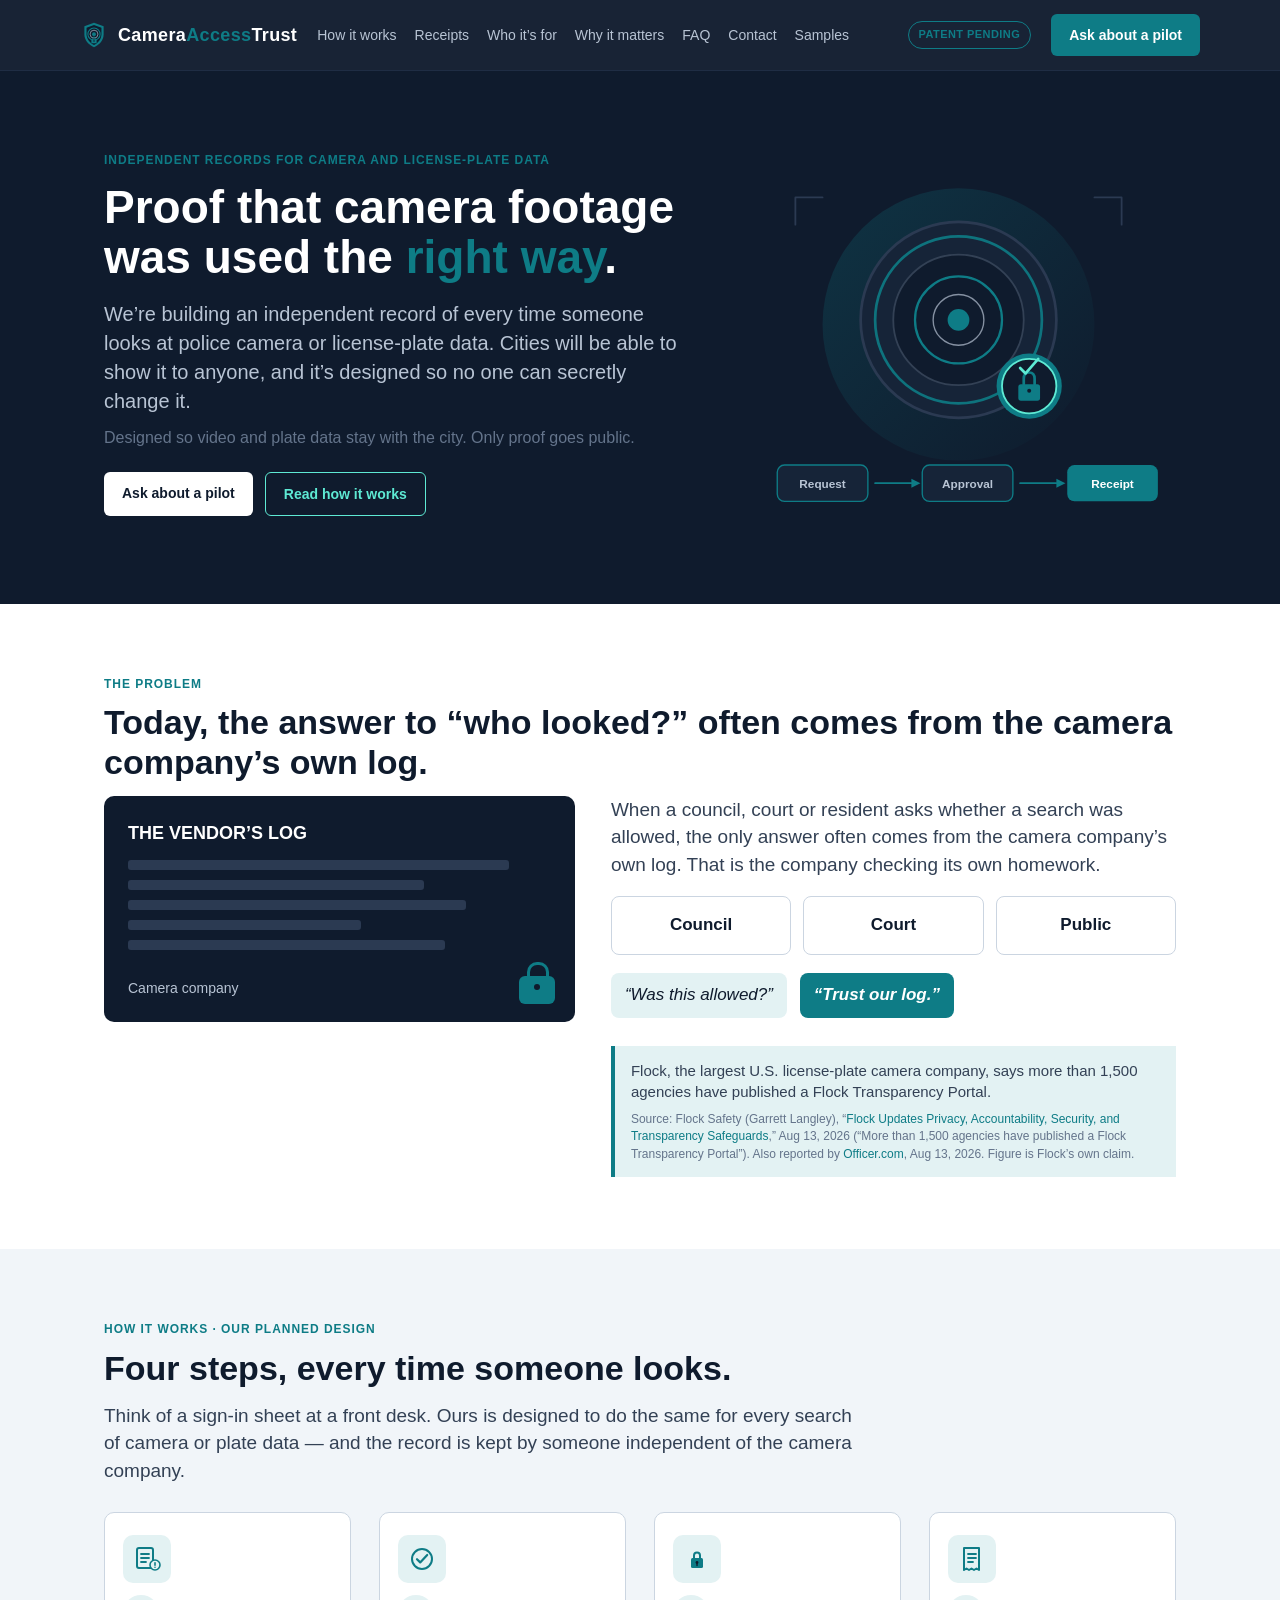
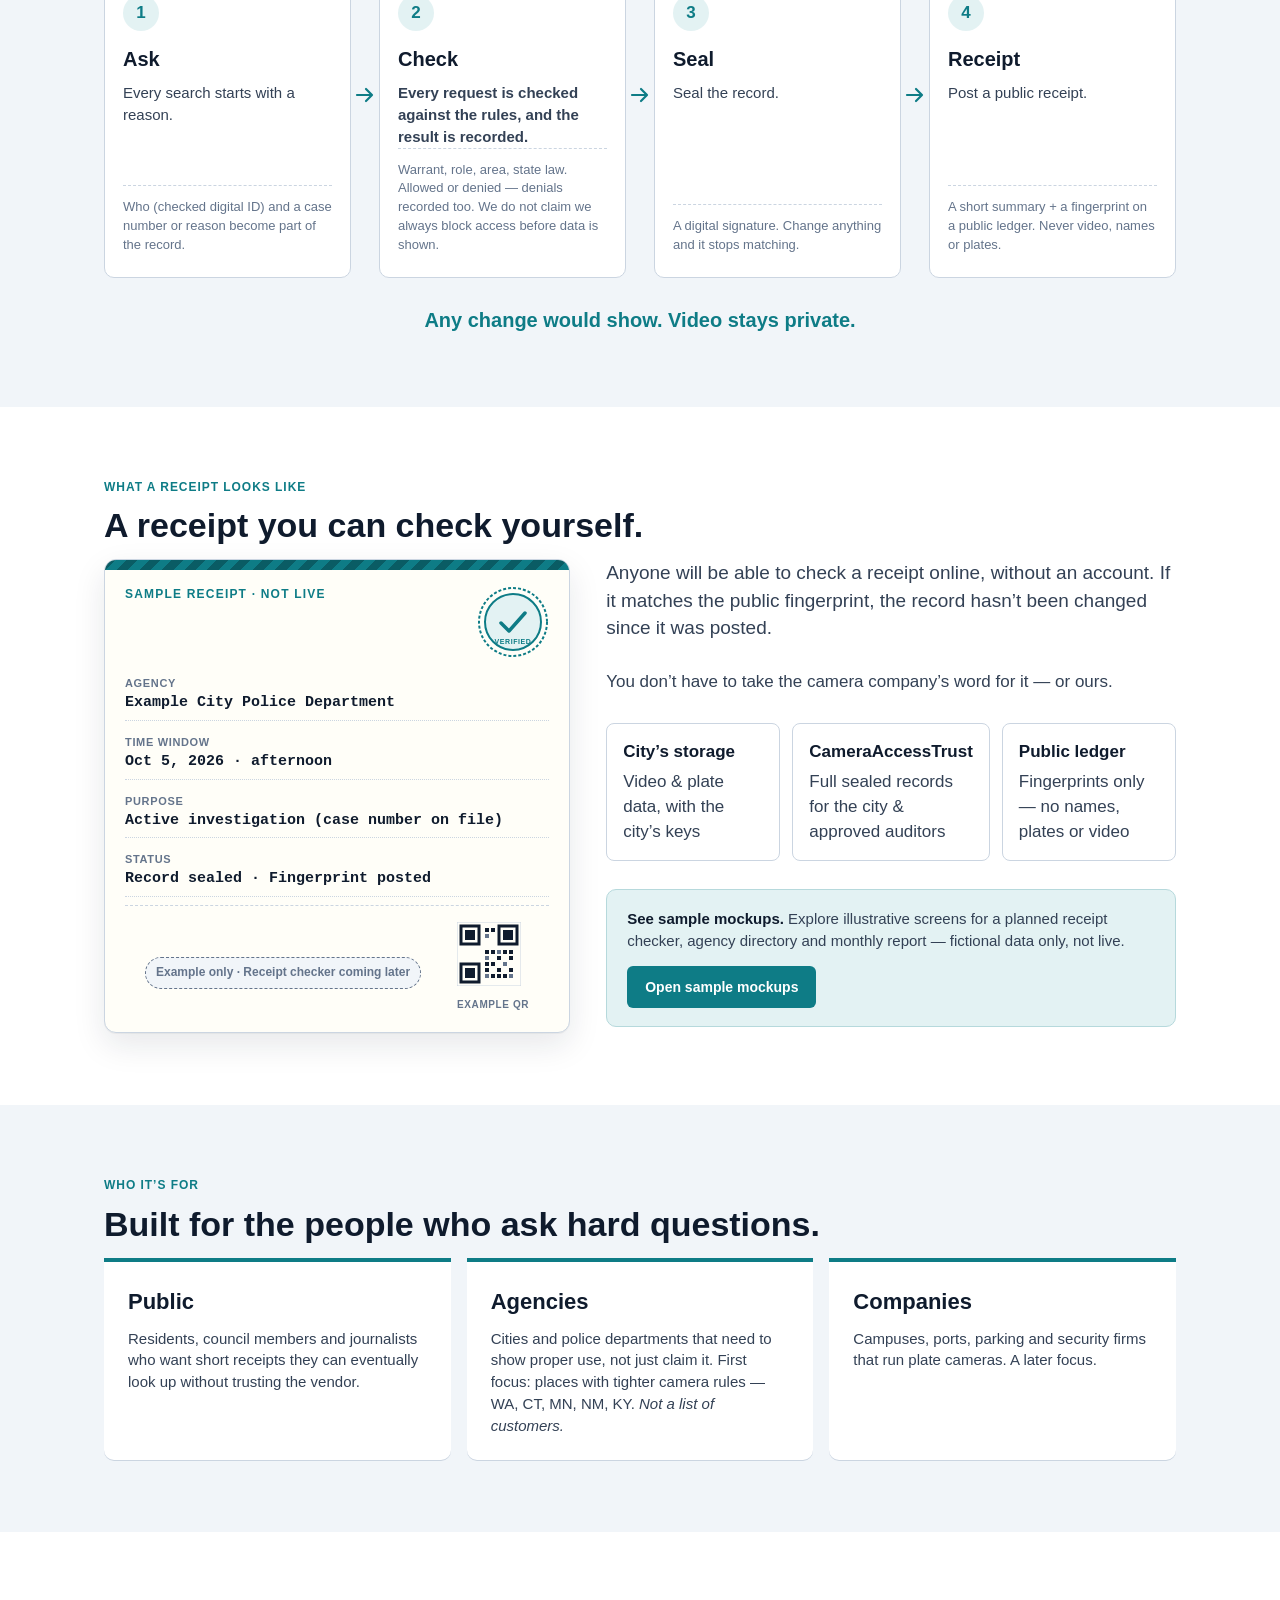
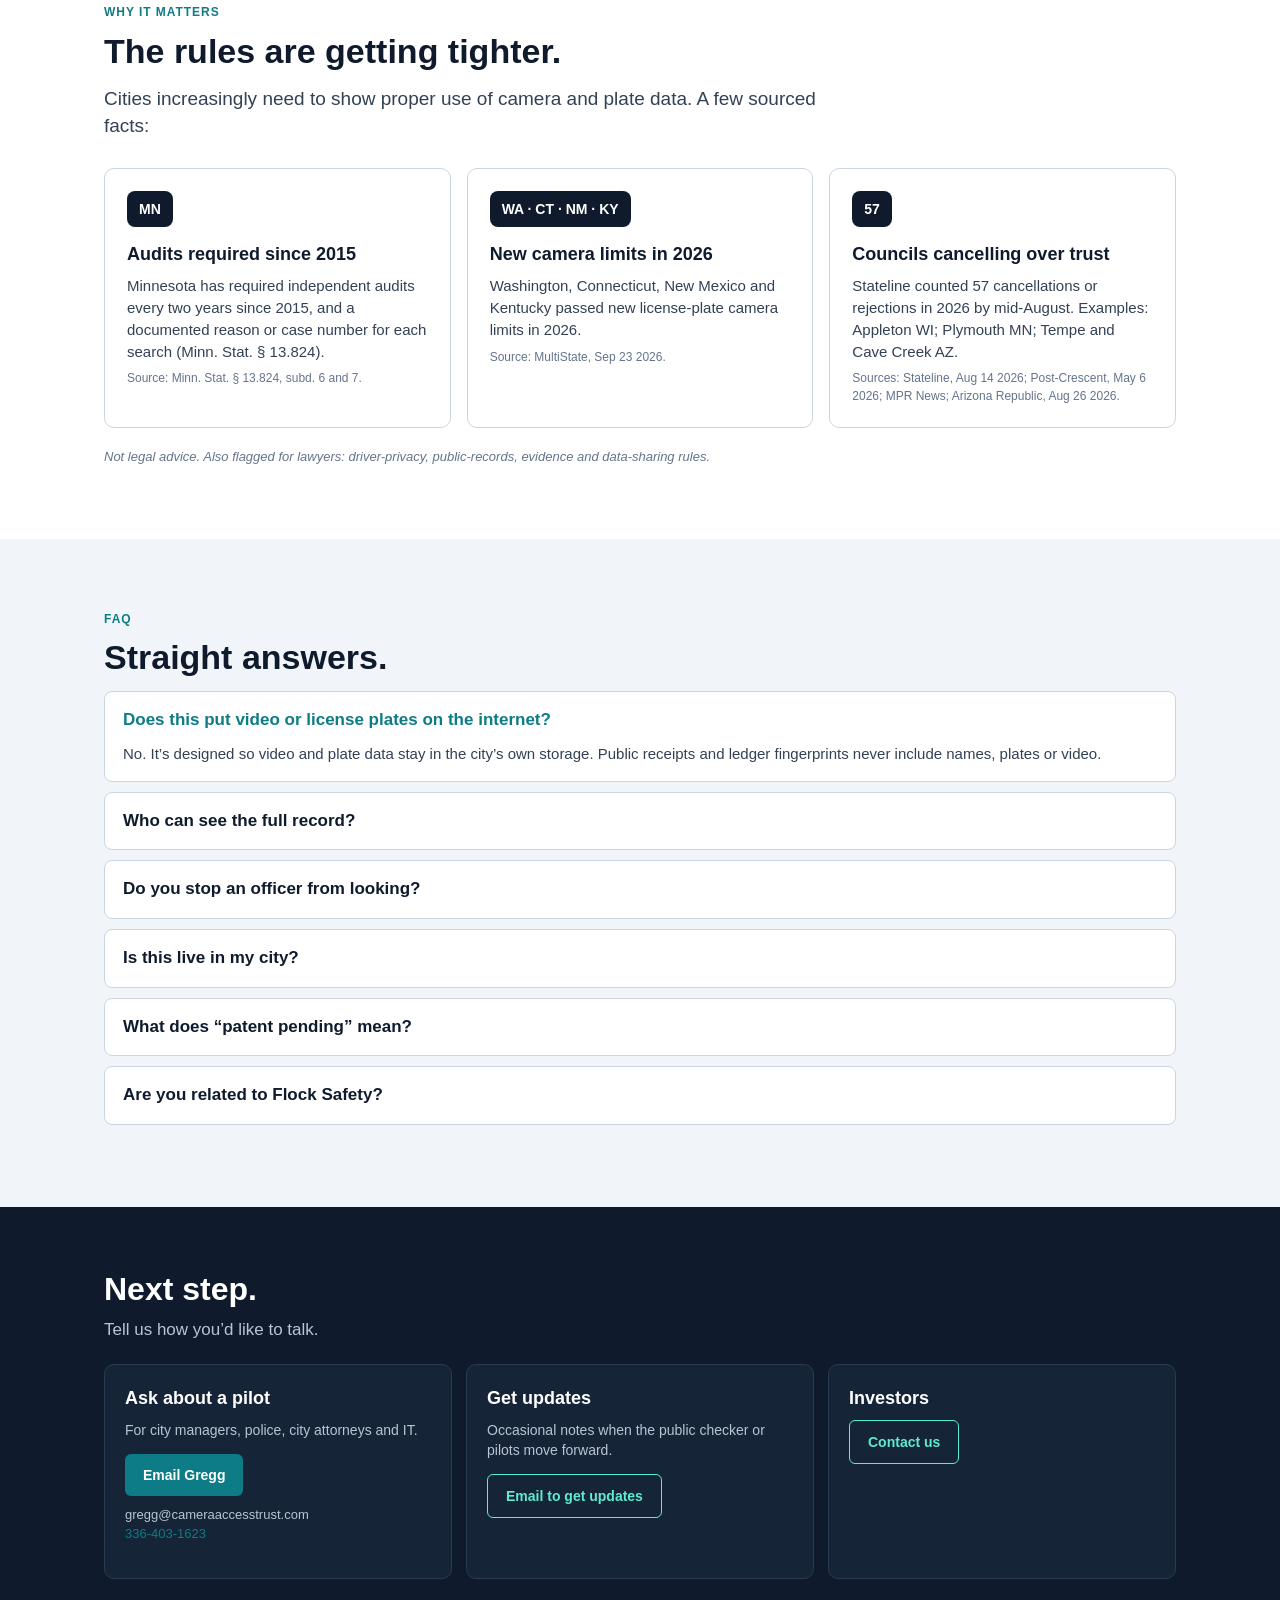
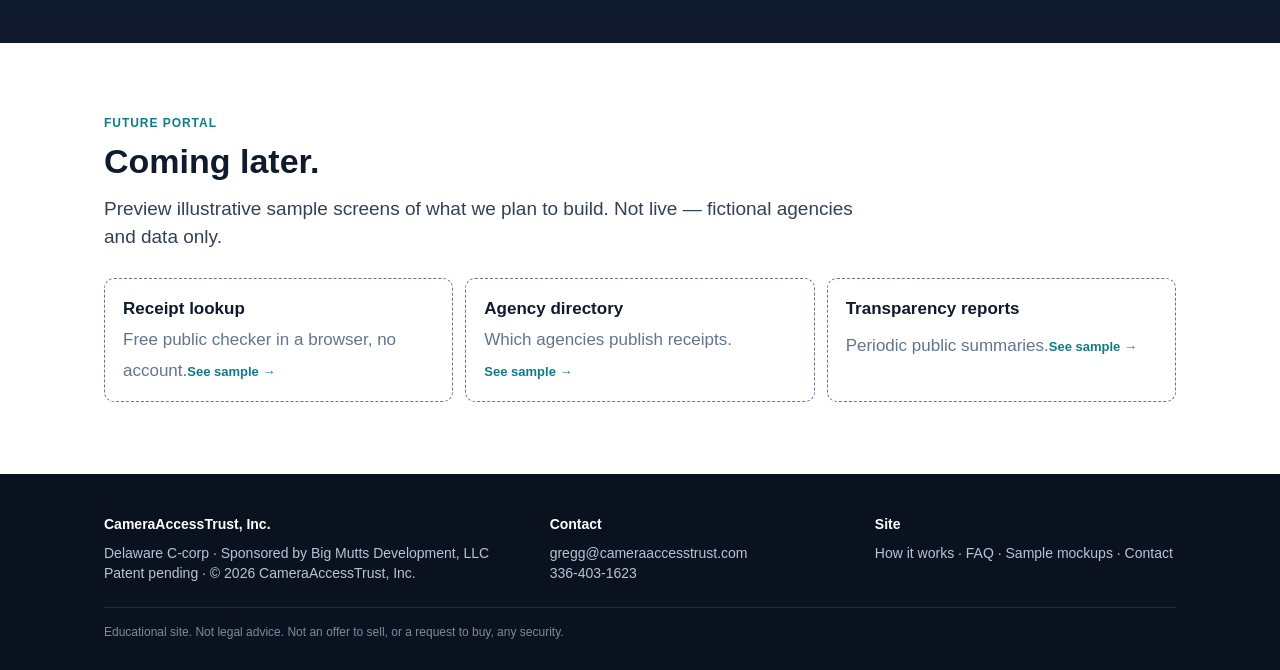
<file: index.html>
<!DOCTYPE html>
<html lang="en">
<head>
<meta charset="utf-8">
<meta name="viewport" content="width=device-width, initial-scale=1">
<link rel="icon" href="assets/favicon.svg" type="image/svg+xml">
<link rel="icon" href="assets/favicon.png" type="image/png" sizes="32x32">
<link rel="apple-touch-icon" href="assets/apple-touch-icon.png" sizes="180x180">
<title>CameraAccessTrust — Proof camera footage was used the right way</title>
<meta name="description" content="CameraAccessTrust is building an independent, tamper-evident record of every time someone looks at police camera or license-plate data. Video and plates stay with the city; only proof goes public.">
<style>
  :root {
    --navy: #0F1B2D;
    --ink: #1E293B;
    --body: #334155;
    --muted: #64748B;
    --rule: #CBD5E1;
    --light: #F1F5F9;
    --white: #FFFFFF;
    --accent: #0E7C86;
    --tint: #E3F2F3;
    --onnavy: #B8C4D4;
  }
  * { box-sizing: border-box; margin: 0; padding: 0; }
  html { scroll-behavior: smooth; }
  body {
    font-family: Arial, Helvetica, sans-serif;
    color: var(--body);
    background: var(--white);
    line-height: 1.45;
    font-size: 17px;
  }
  a { color: var(--accent); text-decoration: none; }
  a:hover { text-decoration: underline; }
  .wrap { max-width: 1120px; margin: 0 auto; padding: 0 24px; }
  .wire-banner {
    background: #FEF3C7; color: #92400E; font-size: 13px; text-align: center;
    padding: 8px 16px; border-bottom: 1px solid #F59E0B;
  }

  /* Nav */
  .nav {
    position: sticky; top: 0; z-index: 20;
    background: rgba(15,27,45,0.96); color: var(--white);
    border-bottom: 1px solid #1f2d44;
  }
  .nav-inner { display: flex; align-items: center; gap: 20px; padding: 14px 0; flex-wrap: wrap; }
  .logo { font-weight: 700; font-size: 18px; color: var(--white); letter-spacing: 0.02em; }
  .logo .logo-text { color: var(--white); } .logo .logo-text span { color: var(--accent); }
  .nav-links { display: flex; gap: 18px; flex: 1; flex-wrap: wrap; font-size: 14px; }
  .nav-links a { color: var(--onnavy); }
  .nav-links a:hover { color: var(--white); text-decoration: none; }
  .pill {
    font-size: 11px; font-weight: 700; letter-spacing: 0.04em; text-transform: uppercase;
    border: 1px solid var(--accent); color: var(--accent); padding: 5px 10px; border-radius: 999px;
  }
  .btn {
    display: inline-block; background: var(--accent); color: var(--white) !important;
    font-weight: 700; font-size: 14px; padding: 11px 18px; border-radius: 6px;
    text-decoration: none !important; border: none; cursor: pointer;
  }
  .btn:hover { filter: brightness(1.08); }
  .btn-ghost {
    background: transparent; color: var(--accent) !important;
    border: 1.5px solid var(--accent);
  }
  .btn-light { background: var(--white); color: var(--navy) !important; }
  .btn-row { display: flex; flex-wrap: wrap; gap: 12px; margin-top: 22px; }

  /* Hero */
  .hero {
    background: var(--navy); color: var(--white);
    padding: 72px 0 80px;
  }
  .hero-grid { display: grid; grid-template-columns: 1.15fr 0.85fr; gap: 48px; align-items: center; }
  .kicker {
    color: var(--accent); font-size: 12px; font-weight: 700; letter-spacing: 0.08em;
    text-transform: uppercase; margin-bottom: 14px;
  }
  .hero h1 {
    font-size: 46px; line-height: 1.08; font-weight: 700; color: var(--white);
    margin-bottom: 18px;
  }
  .hero h1 em { color: var(--accent); font-style: normal; }
  .hero .lead { font-size: 20px; color: var(--onnavy); max-width: 34em; margin-bottom: 10px; }
  .hero .support { font-size: 16px; color: var(--muted); max-width: 34em; }
  .options {
    margin-top: 28px; padding: 14px 16px; background: #162438; border: 1px dashed #334155;
    border-radius: 8px; font-size: 13px; color: var(--onnavy);
  }
  .options strong { color: var(--white); }

  /* Sign-in sheet card */
  .sheet {
    background: var(--white); color: var(--navy); border-radius: 10px;
    border: 2px solid #1f2d44; overflow: hidden; box-shadow: 0 20px 50px rgba(0,0,0,0.35);
  }
  .sheet-head {
    background: var(--navy); color: var(--white); padding: 14px 18px;
    font-weight: 700; font-size: 14px; letter-spacing: 0.04em;
  }
  .sheet-body { padding: 18px; }
  .sheet-cols { display: grid; grid-template-columns: 1fr 1fr 1fr; gap: 8px; font-weight: 700; font-size: 14px; margin-bottom: 10px; }
  .sheet-row { display: grid; grid-template-columns: 1fr 1fr 1fr; gap: 8px; margin-bottom: 10px; }
  .sheet-row span { height: 12px; background: var(--light); border-radius: 4px; display: block; }
  .seal {
    margin: 18px auto 6px; width: 88px; height: 88px; border-radius: 50%;
    background: var(--accent); color: var(--white); display: flex; align-items: center;
    justify-content: center; font-weight: 700; font-size: 13px; letter-spacing: 0.06em;
  }

  section { padding: 72px 0; }
  section.alt { background: var(--light); }
  section h2 {
    font-size: 34px; color: var(--navy); line-height: 1.15; margin-bottom: 14px;
  }
  .section-lead { font-size: 19px; color: var(--body); max-width: 40em; margin-bottom: 28px; }
  .eyebrow {
    color: var(--accent); font-size: 12px; font-weight: 700; letter-spacing: 0.08em;
    text-transform: uppercase; margin-bottom: 10px;
  }

  /* Problem */
  .problem-grid { display: grid; grid-template-columns: 1fr 1.2fr; gap: 36px; align-items: start; }
  .log-card {
    background: var(--navy); color: var(--white); border-radius: 10px; padding: 24px;
    min-height: 220px; position: relative;
  }
  .log-card h3 { font-size: 18px; margin-bottom: 14px; }
  .log-lines span { display: block; height: 10px; background: #2B3A52; border-radius: 3px; margin-bottom: 10px; }
  .lock {
    position: absolute; right: 20px; bottom: 18px; width: 36px; height: 28px;
    border-radius: 6px; background: var(--accent);
  }
  .lock:before {
    content: ""; position: absolute; left: 8px; top: -14px; width: 16px; height: 16px;
    border: 3px solid var(--accent); border-bottom: none; border-radius: 10px 10px 0 0; background: transparent;
  }
  .lock:after {
    content: ""; position: absolute; left: 15px; top: 8px; width: 6px; height: 6px;
    border-radius: 50%; background: var(--navy);
  }
  .askers { display: flex; gap: 12px; flex-wrap: wrap; margin: 18px 0; }
  .asker {
    flex: 1; min-width: 120px; background: var(--white); border: 1px solid var(--rule);
    border-radius: 8px; padding: 16px; text-align: center; color: var(--navy); font-weight: 700;
  }
  .bubble {
    display: inline-block; background: var(--tint); color: var(--navy); padding: 10px 14px;
    border-radius: 8px; font-style: italic; margin-right: 8px; margin-bottom: 8px;
  }
  .bubble.reply { background: var(--accent); color: var(--white); font-style: italic; font-weight: 700; }
  .callout {
    margin-top: 20px; padding: 14px 16px; border-left: 4px solid var(--accent);
    background: var(--tint); font-size: 15px; color: var(--body);
  }
  .src { font-size: 12px; color: var(--muted); margin-top: 8px; }

  /* Steps */
  .steps { display: grid; grid-template-columns: repeat(4, 1fr); gap: 16px; }
  .step {
    background: var(--white); border: 1px solid var(--rule); border-radius: 10px;
    padding: 22px 18px; min-height: 260px; display: flex; flex-direction: column;
  }
  .step-num {
    width: 36px; height: 36px; border-radius: 50%; background: var(--tint); color: var(--accent);
    font-weight: 700; display: flex; align-items: center; justify-content: center; margin-bottom: 14px;
  }
  .step h3 { color: var(--navy); font-size: 20px; margin-bottom: 8px; }
  .step p { font-size: 15px; color: var(--body); }
  .step .mech {
    margin-top: auto; padding-top: 12px; border-top: 1px dashed var(--rule);
    font-size: 13px; color: var(--muted);
  }
  .close-line {
    margin-top: 28px; text-align: center; font-size: 20px; font-weight: 700; color: var(--accent);
  }

  /* Receipt */
  .receipt-grid { display: grid; grid-template-columns: 0.9fr 1.1fr; gap: 36px; align-items: start; }
  .receipt {
    background: var(--white); border: 2px solid var(--navy); border-radius: 8px;
    padding: 0 0 18px; position: relative; overflow: hidden;
  }
  .receipt:before { content: ""; display: block; height: 8px; background: var(--accent); }
  .receipt h3 {
    color: var(--accent); font-size: 13px; letter-spacing: 0.08em; padding: 16px 20px 8px;
  }
  .receipt dl { padding: 0 20px; }
  .receipt dt { font-size: 12px; color: var(--muted); margin-top: 12px; }
  .receipt dd { font-size: 18px; color: var(--navy); font-weight: 700; }
  .tbd {
    display: inline-block; background: #FEF3C7; color: #92400E; border: 1px dashed #F59E0B;
    font-size: 13px; font-weight: 700; padding: 2px 8px; border-radius: 4px;
  }
  .coming {
    display: inline-block; margin-top: 12px; background: var(--light); color: var(--muted);
    border: 1px dashed var(--muted); font-size: 12px; font-weight: 700; padding: 6px 10px; border-radius: 999px;
  }
  .privacy-strip {
    display: grid; grid-template-columns: repeat(3, 1fr); gap: 12px; margin-top: 28px;
  }
  .privacy-strip div {
    background: var(--white); border: 1px solid var(--rule); border-radius: 8px; padding: 16px;
  }
  .privacy-strip strong { display: block; color: var(--navy); margin-bottom: 6px; }

  /* Audiences */
  .aud { display: grid; grid-template-columns: repeat(3, 1fr); gap: 16px; }
  .aud article {
    background: var(--white); border-top: 4px solid var(--accent); border-radius: 0 0 10px 10px;
    padding: 24px; box-shadow: 0 1px 0 var(--rule);
  }
  .aud h3 { color: var(--navy); font-size: 22px; margin-bottom: 10px; }
  .aud p { font-size: 15px; }

  /* Why now */
  .why { display: grid; grid-template-columns: repeat(3, 1fr); gap: 16px; }
  .why article {
    background: var(--white); border-radius: 10px; padding: 22px; border: 1px solid var(--rule);
  }
  .badge {
    display: inline-block; background: var(--navy); color: var(--white); font-weight: 700;
    padding: 8px 12px; border-radius: 8px; margin-bottom: 14px; font-size: 14px;
  }
  .why h3 { color: var(--navy); font-size: 18px; margin-bottom: 8px; }
  .why p { font-size: 15px; }
  .disclaimer {
    margin-top: 20px; font-size: 13px; color: var(--muted); font-style: italic;
  }

  /* FAQ */
  .faq details {
    background: var(--white); border: 1px solid var(--rule); border-radius: 8px;
    padding: 16px 18px; margin-bottom: 10px;
  }
  .faq summary {
    font-weight: 700; color: var(--navy); cursor: pointer; list-style: none;
  }
  .faq summary::-webkit-details-marker { display: none; }
  .faq details[open] summary { margin-bottom: 10px; color: var(--accent); }
  .faq p { font-size: 15px; color: var(--body); }

  /* CTA */
  .cta {
    background: var(--navy); color: var(--white); padding: 64px 0;
  }
  .cta h2 { color: var(--white); font-size: 32px; margin-bottom: 10px; }
  .cta p { color: var(--onnavy); max-width: 36em; margin-bottom: 22px; }
  .cta-cards { display: grid; grid-template-columns: repeat(3, 1fr); gap: 14px; }
  .cta-card {
    background: #162438; border: 1px solid #2B3A52; border-radius: 10px; padding: 20px;
  }
  .cta-card h3 { color: var(--white); font-size: 18px; margin-bottom: 8px; }
  .cta-card p { color: var(--onnavy); font-size: 14px; margin-bottom: 14px; }
  .flag {
    display: inline-block; margin-top: 8px; font-size: 11px; font-weight: 700;
    letter-spacing: 0.04em; text-transform: uppercase; color: #FBBF24;
  }

  /* Future */
  .future { display: grid; grid-template-columns: repeat(3, 1fr); gap: 12px; }
  .future div {
    border: 1.5px dashed var(--muted); border-radius: 10px; padding: 18px; background: var(--white);
    color: var(--muted);
  }
  .future strong { display: block; color: var(--navy); margin-bottom: 6px; }

  /* Footer */
  footer {
    background: #0A1220; color: var(--onnavy); padding: 40px 0 28px; font-size: 14px;
  }
  .foot-grid { display: grid; grid-template-columns: 1.4fr 1fr 1fr; gap: 24px; margin-bottom: 24px; }
  footer strong { color: var(--white); display: block; margin-bottom: 8px; }
  footer a { color: var(--onnavy); }
  .fine { font-size: 12px; color: #7B8A9E; border-top: 1px solid #1f2d44; padding-top: 16px; }


  /* Logo mark */
  .logo { display: inline-flex; align-items: center; gap: 10px; }
  .logo-mark { width: 28px; height: 28px; flex-shrink: 0; display: block; }

  /* Hero illustration */
  .hero-art { justify-self: center; max-width: 440px; width: 100%; }
  .hero-art img { width: 100%; height: auto; display: block; }

  /* How-it-works flow diagram */
  .flow {
    display: flex; align-items: stretch; gap: 0; flex-wrap: nowrap;
  }
  .flow .step {
    flex: 1 1 0; min-width: 0; min-height: 280px; width: auto;
  }
  .flow-arrow {
    flex: 0 0 28px; display: flex; align-items: center; justify-content: center;
    color: var(--accent); padding-top: 0;
  }
  .flow-arrow svg { width: 24px; height: 24px; }
  .step-icon {
    width: 48px; height: 48px; border-radius: 10px; background: var(--tint);
    display: flex; align-items: center; justify-content: center; margin-bottom: 12px;
  }
  .step-icon svg { width: 28px; height: 28px; }

  /* Receipt card polish */
  .receipt {
    background: #FFFEF8; border: 1px solid var(--rule); border-radius: 12px;
    padding: 0 0 20px; position: relative; overflow: hidden;
    box-shadow: 0 12px 32px rgba(15,27,45,0.10), 0 1px 0 rgba(15,27,45,0.04);
  }
  .receipt:before {
    content: ""; display: block; height: 10px;
    background: repeating-linear-gradient(-45deg, var(--accent), var(--accent) 8px, #0a5c64 8px, #0a5c64 16px);
  }
  .receipt-top {
    display: flex; align-items: flex-start; justify-content: space-between;
    gap: 12px; padding: 16px 20px 4px;
  }
  .receipt h3 {
    color: var(--accent); font-size: 12px; letter-spacing: 0.1em; padding: 0;
    text-transform: uppercase;
  }
  .receipt-verified {
    flex-shrink: 0; width: 72px; height: 72px;
  }
  .receipt dl { padding: 0 20px; }
  .receipt dt {
    font-size: 11px; color: var(--muted); margin-top: 14px;
    text-transform: uppercase; letter-spacing: 0.06em; font-weight: 700;
  }
  .receipt dd {
    font-size: 15px; color: var(--navy); font-weight: 600;
    font-family: ui-monospace, SFMono-Regular, Menlo, Consolas, monospace;
    border-bottom: 1px dotted var(--rule); padding-bottom: 6px;
  }
  .receipt-foot {
    display: flex; align-items: center; justify-content: space-between;
    gap: 16px; padding: 16px 20px 0; margin-top: 8px; flex-wrap: wrap;
    border-top: 1px dashed var(--rule); margin-left: 20px; margin-right: 20px;
  }
  .receipt-qr {
    width: 64px; height: 64px; flex-shrink: 0;
  }
  .receipt-qr-label {
    font-size: 10px; color: var(--muted); text-transform: uppercase;
    letter-spacing: 0.06em; font-weight: 700; margin-top: 4px; text-align: center;
  }
  .receipt-example-note { flex: 1; }


  .future a {
    border: 1.5px dashed var(--muted); border-radius: 10px; padding: 18px; background: var(--white);
    color: var(--muted); display: block; text-decoration: none;
    transition: border-color .15s, box-shadow .15s, color .15s;
  }
  .future a:hover {
    border-color: var(--accent); color: var(--body); box-shadow: 0 8px 24px rgba(15,27,45,.06);
    text-decoration: none;
  }
  .future a strong { display: block; color: var(--navy); margin-bottom: 6px; }
  .future a .try {
    display: inline-block; margin-top: 10px; font-size: 13px; font-weight: 700; color: var(--accent);
  }
  .samples-callout {
    margin-top: 28px; padding: 18px 20px; background: var(--tint); border: 1px solid #b6d9dc;
    border-radius: 10px; display: flex; flex-wrap: wrap; gap: 14px; align-items: center;
    justify-content: space-between;
  }
  .samples-callout p { margin: 0; font-size: 15px; color: var(--body); max-width: 40em; }
  .samples-callout strong { color: var(--navy); }

  @media (max-width: 900px) {
    .hero-art { display: none; }
    .flow {
      flex-direction: column;
      gap: 8px;
      align-items: stretch;
    }
    .flow .step {
      flex: 0 0 auto;
      width: 100%;
      min-height: 0;
    }
    .flow-arrow {
      flex: 0 0 auto;
      width: 100%;
      height: 28px;
      padding: 0;
      transform: none;
    }
    .flow-arrow svg { transform: rotate(90deg); }
  }

  @media (max-width: 900px) {
    .hero-grid, .problem-grid, .receipt-grid, .foot-grid { grid-template-columns: 1fr; }
    .steps, .aud, .why, .cta-cards, .privacy-strip, .future { grid-template-columns: 1fr; }
    .hero h1 { font-size: 34px; }
    section { padding: 48px 0; }
    .nav-links { display: none; }
    .nav-inner { gap: 10px; }
    .pill { order: 3; }
    .btn { width: 100%; text-align: center; }
    .btn-row .btn, .btn-row .btn-ghost { width: auto; }
  }
</style>
</head>
<body>

<header class="nav">
  <div class="wrap nav-inner">
    <a class="logo" href="#top"><img class="logo-mark" src="assets/logo.svg" width="28" height="28" alt="" aria-hidden="true"><span class="logo-text">Camera<span>Access</span>Trust</span></a>
    <nav class="nav-links" aria-label="Primary">
      <a href="#how">How it works</a>
      <a href="#receipt">Receipts</a>
      <a href="#who">Who it’s for</a>
      <a href="#why">Why it matters</a>
      <a href="#faq">FAQ</a>
      <a href="#contact">Contact</a>
      <a href="/samples/">Samples</a>
    </nav>
    <span class="pill">Patent pending</span>
    <a class="btn" href="#contact">Ask about a pilot</a>
  </div>
</header>

<main id="top">
  <section class="hero">
    <div class="wrap hero-grid">
      <div>
        <div class="kicker">Independent records for camera and license-plate data</div>
        <h1>Proof that camera footage was used the <em>right way</em>.</h1>
        <p class="lead">We’re building an independent record of every time someone looks at police camera or license-plate data. Cities will be able to show it to anyone, and it’s designed so no one can secretly change it.</p>
        <p class="support">Designed so video and plate data stay with the city. Only proof goes public.</p>
        <div class="btn-row">
          <a class="btn btn-light" href="#contact">Ask about a pilot</a>
          <a class="btn btn-ghost" href="#how" style="color:#5eead4!important;border-color:#5eead4">Read how it works</a>
        </div>
      </div>
      <div class="hero-art">
        <img src="assets/hero.svg" width="480" height="420" alt="Abstract camera lens with a lock and a request-to-approval-to-receipt flow">
      </div>
    </div>
  </section>

  <section id="problem">
    <div class="wrap">
      <div class="eyebrow">The problem</div>
      <h2>Today, the answer to “who looked?” often comes from the camera company’s own log.</h2>
      <div class="problem-grid">
        <div class="log-card">
          <h3>THE VENDOR’S LOG</h3>
          <div class="log-lines"><span style="width:90%"></span><span style="width:70%"></span><span style="width:80%"></span><span style="width:55%"></span><span style="width:75%"></span></div>
          <div class="lock" aria-hidden="true"></div>
          <p style="margin-top:28px;color:#B8C4D4;font-size:14px">Camera company</p>
        </div>
        <div>
          <p class="section-lead" style="margin-bottom:16px">When a council, court or resident asks whether a search was allowed, the only answer often comes from the camera company’s own log. That is the company checking its own homework.</p>
          <div class="askers">
            <div class="asker">Council</div>
            <div class="asker">Court</div>
            <div class="asker">Public</div>
          </div>
          <div class="bubble">“Was this allowed?”</div>
          <div class="bubble reply">“Trust our log.”</div>
          <div class="callout">
            Flock, the largest U.S. license-plate camera company, says more than 1,500 agencies have published a Flock Transparency Portal.
            <div class="src">Source: Flock Safety (Garrett Langley), “<a href="https://www.flocksafety.com/blog/flock-guardrails-address-lpr-privacy-concerns-and-police-transparency">Flock Updates Privacy, Accountability, Security, and Transparency Safeguards</a>,” Aug 13, 2026 (“More than 1,500 agencies have published a Flock Transparency Portal”). Also reported by <a href="https://www.officer.com/command-hq/technology/traffic/lpr-license-plate-recognition/news/55397956/flock-safety-announces-7-day-data-retention-policy-for-alpr-cameras">Officer.com</a>, Aug 13, 2026. Figure is Flock’s own claim.</div>
          </div>
        </div>
      </div>
    </div>
  </section>

  <section class="alt" id="how">
    <div class="wrap">
      <div class="eyebrow">How it works · our planned design</div>
      <h2>Four steps, every time someone looks.</h2>
      <p class="section-lead">Think of a sign-in sheet at a front desk. Ours is designed to do the same for every search of camera or plate data — and the record is kept by someone independent of the camera company.</p>
      <div class="flow" role="list">
        <article class="step" role="listitem">
          <div class="step-icon" aria-hidden="true"><svg viewBox="0 0 28 28" fill="none" xmlns="http://www.w3.org/2000/svg"><rect x="4" y="3" width="16" height="20" rx="2" stroke="#0E7C86" stroke-width="2"/><path d="M8 9h8M8 13h8M8 17h5" stroke="#0E7C86" stroke-width="1.8" stroke-linecap="round"/><circle cx="22" cy="20" r="5" fill="#E3F2F3" stroke="#0E7C86" stroke-width="1.6"/><path d="M22 17.8v2.4M22 22.2h.01" stroke="#0E7C86" stroke-width="1.6" stroke-linecap="round"/></svg></div>
          <div class="step-num">1</div>
          <h3>Ask</h3>
          <p>Every search starts with a reason.</p>
          <div class="mech">Who (checked digital ID) and a case number or reason become part of the record.</div>
        </article>
        <div class="flow-arrow" aria-hidden="true"><svg viewBox="0 0 24 24" fill="none" xmlns="http://www.w3.org/2000/svg"><path d="M4 12h14M13 6l6 6-6 6" stroke="currentColor" stroke-width="2.2" stroke-linecap="round" stroke-linejoin="round"/></svg></div>
        <article class="step" role="listitem">
          <div class="step-icon" aria-hidden="true"><svg viewBox="0 0 28 28" fill="none" xmlns="http://www.w3.org/2000/svg"><circle cx="14" cy="14" r="10" stroke="#0E7C86" stroke-width="2"/><path d="M9 14.2l3.2 3.2L19.2 10" stroke="#0E7C86" stroke-width="2.2" stroke-linecap="round" stroke-linejoin="round"/></svg></div>
          <div class="step-num">2</div>
          <h3>Check</h3>
          <p><strong>Every request is checked against the rules, and the result is recorded.</strong></p>
          <div class="mech">Warrant, role, area, state law. Allowed or denied — denials recorded too. We do not claim we always block access before data is shown.</div>
        </article>
        <div class="flow-arrow" aria-hidden="true"><svg viewBox="0 0 24 24" fill="none" xmlns="http://www.w3.org/2000/svg"><path d="M4 12h14M13 6l6 6-6 6" stroke="currentColor" stroke-width="2.2" stroke-linecap="round" stroke-linejoin="round"/></svg></div>
        <article class="step" role="listitem">
          <div class="step-icon" aria-hidden="true"><svg viewBox="0 0 28 28" fill="none" xmlns="http://www.w3.org/2000/svg"><rect x="8" y="13" width="12" height="10" rx="1.5" fill="#0E7C86"/><path d="M11 13V10.5a3 3 0 016 0V13" stroke="#0E7C86" stroke-width="2" stroke-linecap="round"/><circle cx="14" cy="17.5" r="1.4" fill="#0F1B2D"/><path d="M14 18.5v2" stroke="#0F1B2D" stroke-width="1.4" stroke-linecap="round"/></svg></div>
          <div class="step-num">3</div>
          <h3>Seal</h3>
          <p>Seal the record.</p>
          <div class="mech">A digital signature. Change anything and it stops matching.</div>
        </article>
        <div class="flow-arrow" aria-hidden="true"><svg viewBox="0 0 24 24" fill="none" xmlns="http://www.w3.org/2000/svg"><path d="M4 12h14M13 6l6 6-6 6" stroke="currentColor" stroke-width="2.2" stroke-linecap="round" stroke-linejoin="round"/></svg></div>
        <article class="step" role="listitem">
          <div class="step-icon" aria-hidden="true"><svg viewBox="0 0 28 28" fill="none" xmlns="http://www.w3.org/2000/svg"><path d="M7 3h14v22l-2.5-1.5L16 25l-2.5-1.5L11 25l-2.5-1.5L6 25V3h1z" stroke="#0E7C86" stroke-width="2" stroke-linejoin="round"/><path d="M10 9h8M10 13h8M10 17h5" stroke="#0E7C86" stroke-width="1.8" stroke-linecap="round"/></svg></div>
          <div class="step-num">4</div>
          <h3>Receipt</h3>
          <p>Post a public receipt.</p>
          <div class="mech">A short summary + a fingerprint on a public ledger. Never video, names or plates.</div>
        </article>
      </div>
      <p class="close-line">Any change would show. Video stays private.</p>
    </div>
  </section>

  <section id="receipt">
    <div class="wrap">
      <div class="eyebrow">What a receipt looks like</div>
      <h2>A receipt you can check yourself.</h2>
      <div class="receipt-grid">
        <div class="receipt" aria-label="Example access receipt, not live">
          <div class="receipt-top">
            <h3>SAMPLE RECEIPT · NOT LIVE</h3>
            <svg class="receipt-verified" viewBox="0 0 72 72" role="img" aria-label="Example verified seal">
  <circle cx="36" cy="36" r="34" fill="none" stroke="#0E7C86" stroke-width="2" stroke-dasharray="3 2"/>
  <circle cx="36" cy="36" r="28" fill="#E3F2F3" stroke="#0E7C86" stroke-width="2"/>
  <path d="M24 37l8 8 16-18" fill="none" stroke="#0E7C86" stroke-width="3.5" stroke-linecap="round" stroke-linejoin="round"/>
  <text x="36" y="58" text-anchor="middle" fill="#0E7C86" font-family="Arial,Helvetica,sans-serif" font-size="7" font-weight="700" letter-spacing="0.08em">VERIFIED</text>
</svg>
          </div>
          <dl>
            <dt>Agency</dt>
            <dd>Example City Police Department</dd>
            <dt>Time window</dt>
            <dd>Oct 5, 2026 · afternoon</dd>
            <dt>Purpose</dt>
            <dd>Active investigation (case number on file)</dd>
            <dt>Status</dt>
            <dd>Record sealed · Fingerprint posted</dd>
          </dl>
          <div class="receipt-foot">
            <div class="receipt-example-note">
              <span class="coming">Example only · Receipt checker coming later</span>
            </div>
            <div>
              <svg class="receipt-qr" viewBox="0 0 64 64" aria-hidden="true">
  <rect width="64" height="64" fill="#FFFEF8" stroke="#CBD5E1" stroke-width="1"/>
  <!-- finder patterns -->
  <rect x="4" y="4" width="18" height="18" fill="none" stroke="#0F1B2D" stroke-width="3"/>
  <rect x="8" y="8" width="10" height="10" fill="#0F1B2D"/>
  <rect x="42" y="4" width="18" height="18" fill="none" stroke="#0F1B2D" stroke-width="3"/>
  <rect x="46" y="8" width="10" height="10" fill="#0F1B2D"/>
  <rect x="4" y="42" width="18" height="18" fill="none" stroke="#0F1B2D" stroke-width="3"/>
  <rect x="8" y="46" width="10" height="10" fill="#0F1B2D"/>
  <!-- decorative modules -->
  <rect x="28" y="6" width="4" height="4" fill="#0F1B2D"/>
  <rect x="34" y="6" width="4" height="4" fill="#0F1B2D"/>
  <rect x="28" y="12" width="4" height="4" fill="#64748B"/>
  <rect x="28" y="28" width="4" height="4" fill="#0F1B2D"/>
  <rect x="34" y="28" width="4" height="4" fill="#0F1B2D"/>
  <rect x="40" y="28" width="4" height="4" fill="#64748B"/>
  <rect x="46" y="28" width="4" height="4" fill="#0F1B2D"/>
  <rect x="52" y="28" width="4" height="4" fill="#0F1B2D"/>
  <rect x="28" y="34" width="4" height="4" fill="#64748B"/>
  <rect x="40" y="34" width="4" height="4" fill="#0F1B2D"/>
  <rect x="52" y="34" width="4" height="4" fill="#0F1B2D"/>
  <rect x="28" y="40" width="4" height="4" fill="#0F1B2D"/>
  <rect x="34" y="40" width="4" height="4" fill="#0F1B2D"/>
  <rect x="46" y="40" width="4" height="4" fill="#64748B"/>
  <rect x="28" y="46" width="4" height="4" fill="#0F1B2D"/>
  <rect x="40" y="46" width="4" height="4" fill="#0F1B2D"/>
  <rect x="52" y="46" width="4" height="4" fill="#0F1B2D"/>
  <rect x="28" y="52" width="4" height="4" fill="#64748B"/>
  <rect x="34" y="52" width="4" height="4" fill="#0F1B2D"/>
  <rect x="46" y="52" width="4" height="4" fill="#0F1B2D"/>
  <rect x="52" y="52" width="4" height="4" fill="#64748B"/>
  <rect x="40" y="52" width="4" height="4" fill="#0F1B2D"/>
</svg>
              <div class="receipt-qr-label">Example QR</div>
            </div>
          </div>
        </div>
        <div>
          <p class="section-lead">Anyone will be able to check a receipt online, without an account. If it matches the public fingerprint, the record hasn’t been changed since it was posted.</p>
          <p>You don’t have to take the camera company’s word for it — or ours.</p>
          <div class="privacy-strip">
            <div><strong>City’s storage</strong>Video &amp; plate data, with the city’s keys</div>
            <div><strong>CameraAccessTrust</strong>Full sealed records for the city &amp; approved auditors</div>
            <div><strong>Public ledger</strong>Fingerprints only — no names, plates or video</div>
          </div>
          <div class="samples-callout">
            <p><strong>See sample mockups.</strong> Explore illustrative screens for a planned receipt checker, agency directory and monthly report — fictional data only, not live.</p>
            <a class="btn" href="/samples/">Open sample mockups</a>
          </div>
        </div>
      </div>
    </div>
  </section>

  <section class="alt" id="who">
    <div class="wrap">
      <div class="eyebrow">Who it’s for</div>
      <h2>Built for the people who ask hard questions.</h2>
      <div class="aud">
        <article>
          <h3>Public</h3>
          <p>Residents, council members and journalists who want short receipts they can eventually look up without trusting the vendor.</p>
        </article>
        <article>
          <h3>Agencies</h3>
          <p>Cities and police departments that need to show proper use, not just claim it. First focus: places with tighter camera rules — WA, CT, MN, NM, KY. <em>Not a list of customers.</em></p>
        </article>
        <article>
          <h3>Companies</h3>
          <p>Campuses, ports, parking and security firms that run plate cameras. A later focus.</p>
        </article>
      </div>
    </div>
  </section>

  <section id="why">
    <div class="wrap">
      <div class="eyebrow">Why it matters</div>
      <h2>The rules are getting tighter.</h2>
      <p class="section-lead">Cities increasingly need to show proper use of camera and plate data. A few sourced facts:</p>
      <div class="why">
        <article>
          <span class="badge">MN</span>
          <h3>Audits required since 2015</h3>
          <p>Minnesota has required independent audits every two years since 2015, and a documented reason or case number for each search (Minn. Stat. § 13.824).</p>
          <div class="src">Source: Minn. Stat. § 13.824, subd. 6 and 7.</div>
        </article>
        <article>
          <span class="badge">WA · CT · NM · KY</span>
          <h3>New camera limits in 2026</h3>
          <p>Washington, Connecticut, New Mexico and Kentucky passed new license-plate camera limits in 2026.</p>
          <div class="src">Source: MultiState, Sep 23 2026.</div>
        </article>
        <article>
          <span class="badge">57</span>
          <h3>Councils cancelling over trust</h3>
          <p>Stateline counted 57 cancellations or rejections in 2026 by mid-August. Examples: Appleton WI; Plymouth MN; Tempe and Cave Creek AZ.</p>
          <div class="src">Sources: Stateline, Aug 14 2026; Post-Crescent, May 6 2026; MPR News; Arizona Republic, Aug 26 2026.</div>
        </article>
      </div>
      <p class="disclaimer">Not legal advice. Also flagged for lawyers: driver-privacy, public-records, evidence and data-sharing rules.</p>
    </div>
  </section>

  <section class="alt" id="faq">
    <div class="wrap">
      <div class="eyebrow">FAQ</div>
      <h2>Straight answers.</h2>
      <div class="faq">
        <details open>
          <summary>Does this put video or license plates on the internet?</summary>
          <p>No. It’s designed so video and plate data stay in the city’s own storage. Public receipts and ledger fingerprints never include names, plates or video.</p>
        </details>
        <details>
          <summary>Who can see the full record?</summary>
          <p>The city and approved auditors (for a set period). The design gives no one a single master key.</p>
        </details>
        <details>
          <summary>Do you stop an officer from looking?</summary>
          <p>In our design, every request is checked against the rules, and the result (allowed or denied) is recorded. Denied requests are recorded too. We do not claim on this page that we always block access before data is shown.</p>
        </details>
        <details>
          <summary>Is this live in my city?</summary>
          <p>Not yet. CameraAccessTrust is in development. If you represent an agency, ask about a pilot.</p>
        </details>
        <details>
          <summary>What does “patent pending” mean?</summary>
          <p>A U.S. provisional patent application was filed in October 2026. We do not publish the application number on this site.</p>
        </details>
        <details>
          <summary>Are you related to Flock Safety?</summary>
          <p>No. We are independent of camera vendors. We plan to connect across brands — Flock first, then others.</p>
        </details>
      </div>
    </div>
  </section>

  <section class="cta" id="contact">
    <div class="wrap">
      <h2>Next step.</h2>
      <p>Tell us how you’d like to talk.</p>
      <div class="cta-cards">
        <div class="cta-card">
          <h3>Ask about a pilot</h3>
          <p>For city managers, police, city attorneys and IT.</p>
          <a class="btn" href="mailto:gregg@cameraaccesstrust.com?subject=CameraAccessTrust%20pilot">Email Gregg</a>
          <p style="margin-top:10px;font-size:13px">gregg@cameraaccesstrust.com<br><a href="tel:+13364031623">336-403-1623</a></p>
        </div>
        <div class="cta-card">
          <h3>Get updates</h3>
          <p>Occasional notes when the public checker or pilots move forward.</p>
          <a class="btn btn-ghost" href="mailto:gregg@cameraaccesstrust.com?subject=CameraAccessTrust%20updates" style="color:#5eead4!important;border-color:#5eead4">Email to get updates</a>
        </div>
        <div class="cta-card">
          <h3>Investors</h3>
          <a class="btn btn-ghost" href="mailto:gregg@cameraaccesstrust.com?subject=CameraAccessTrust" style="color:#5eead4!important;border-color:#5eead4">Contact us</a>
        </div>
      </div>
    </div>
  </section>

  <section id="future">
    <div class="wrap">
      <div class="eyebrow">Future portal</div>
      <h2>Coming later.</h2>
      <p class="section-lead">Preview illustrative sample screens of what we plan to build. Not live — fictional agencies and data only.</p>
      <div class="future">
        <a href="/samples/receipt-lookup/"><strong>Receipt lookup</strong>Free public checker in a browser, no account.<span class="try">See sample →</span></a>
        <a href="/samples/agency-directory/"><strong>Agency directory</strong>Which agencies publish receipts.<span class="try">See sample →</span></a>
        <a href="/samples/transparency-report/"><strong>Transparency reports</strong>Periodic public summaries.<span class="try">See sample →</span></a>
      </div>
    </div>
  </section>
</main>

<footer>
  <div class="wrap">
    <div class="foot-grid">
      <div>
        <strong>CameraAccessTrust, Inc.</strong>
        Delaware C-corp · Sponsored by Big Mutts Development, LLC<br>
        Patent pending · © 2026 CameraAccessTrust, Inc.
      </div>
      <div>
        <strong>Contact</strong>
        <a href="mailto:gregg@cameraaccesstrust.com">gregg@cameraaccesstrust.com</a><br>
        <a href="tel:+13364031623">336-403-1623</a>
      </div>
      <div>
        <strong>Site</strong>
        <a href="#how">How it works</a> ·
        <a href="#faq">FAQ</a> ·
        <a href="/samples/">Sample mockups</a> ·
        <a href="#contact">Contact</a>
      </div>
    </div>
    <p class="fine">Educational site. Not legal advice. Not an offer to sell, or a request to buy, any security.</p>
  </div>
</footer>
</body>
</html>
</file>
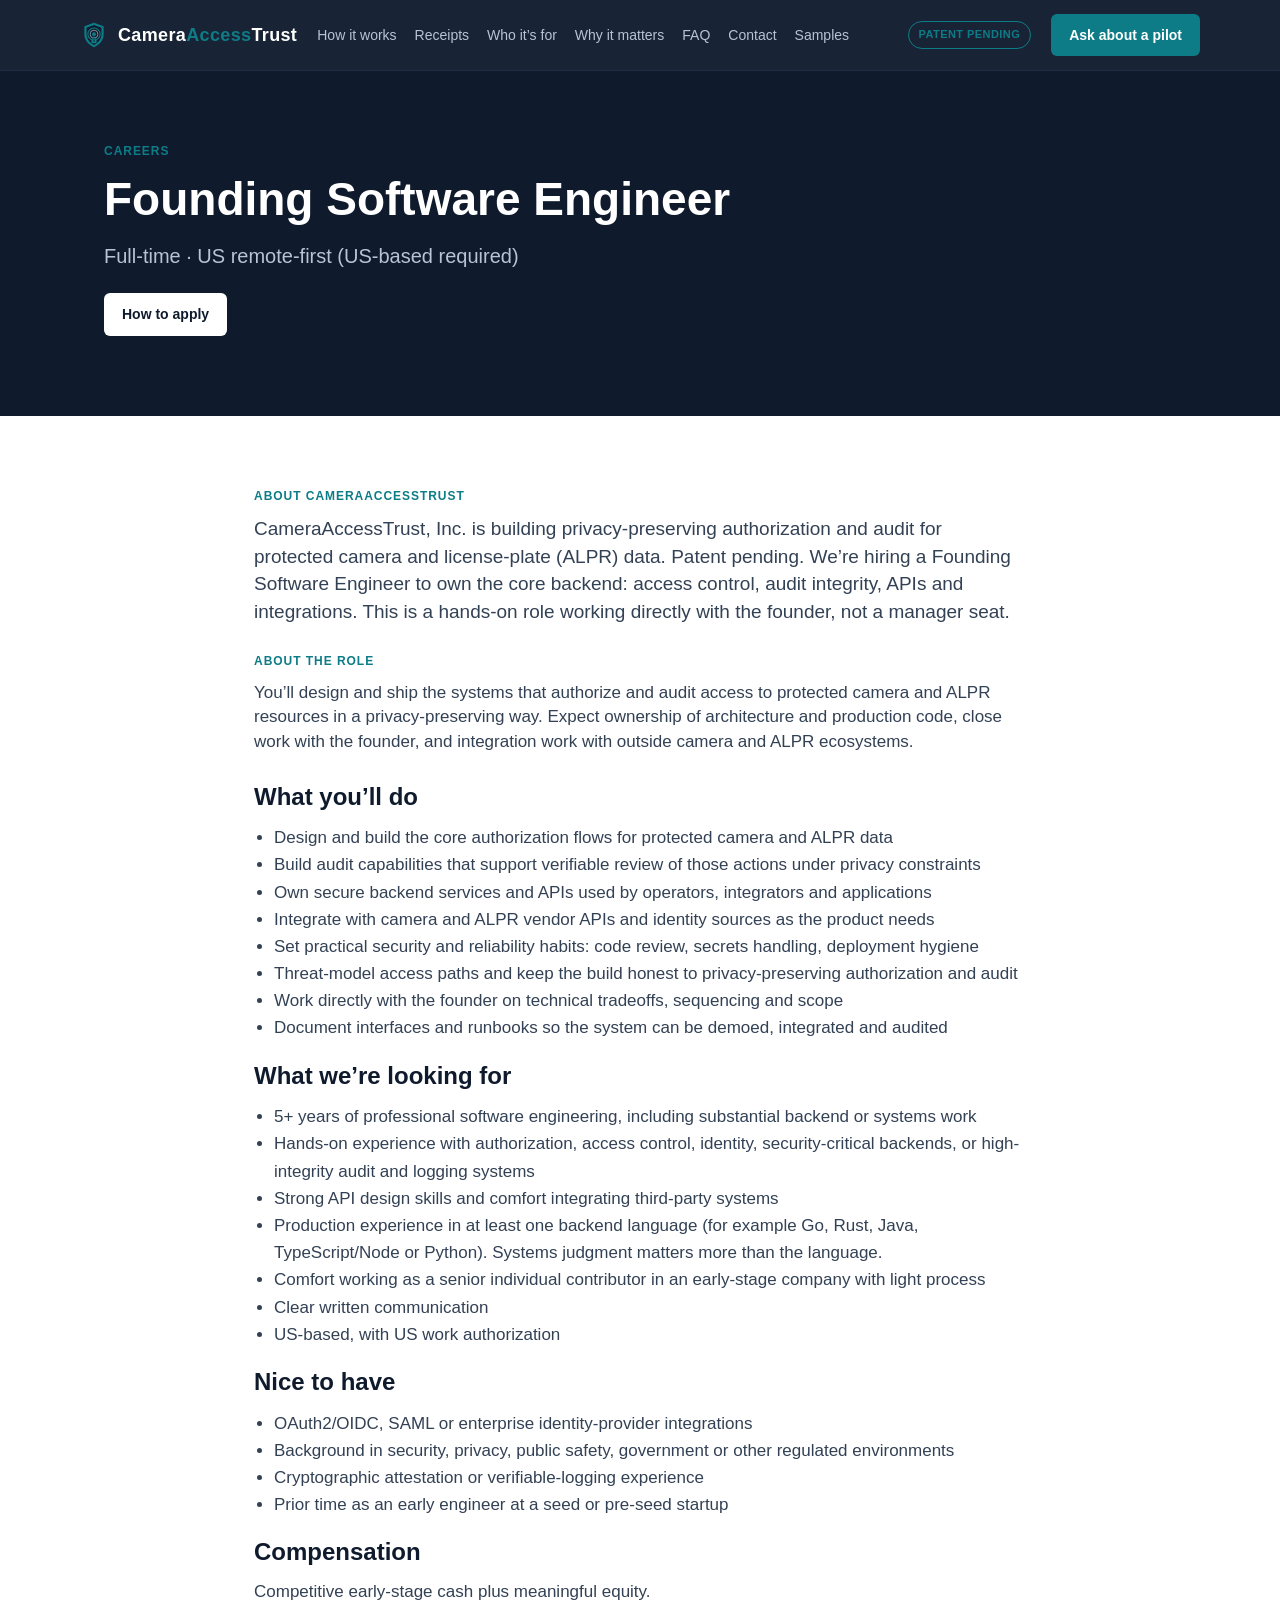
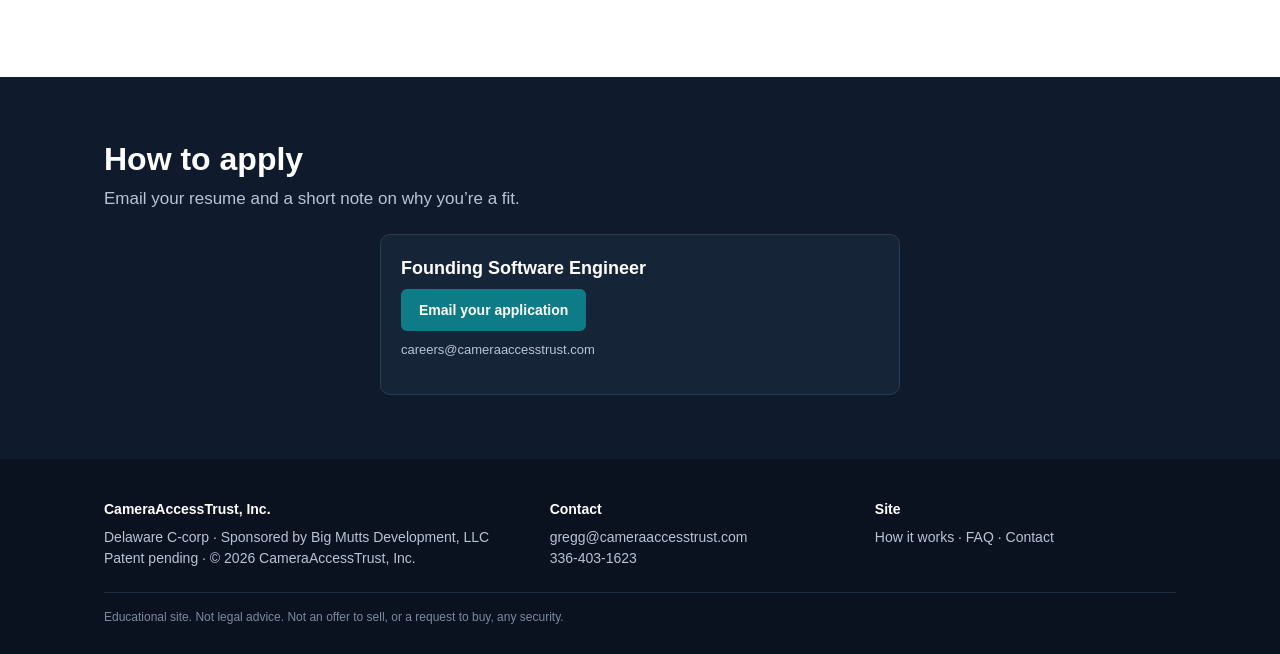
<file: careers/index.html>
<!doctype html>
<html lang="en">
<head>
<meta charset="utf-8">
<meta name="viewport" content="width=device-width, initial-scale=1">
<link rel="icon" href="../assets/favicon.svg" type="image/svg+xml">
<link rel="icon" href="../assets/favicon.png" type="image/png" sizes="32x32">
<link rel="apple-touch-icon" href="../assets/apple-touch-icon.png" sizes="180x180">
<meta name="robots" content="noindex, nofollow">
<title>Founding Software Engineer — CameraAccessTrust Careers</title>
<meta name="description" content="CameraAccessTrust is hiring a Founding Software Engineer (US remote-first) to build privacy-preserving authorization and audit for camera and license-plate data.">
<style>
  :root {
    --navy: #0F1B2D;
    --ink: #1E293B;
    --body: #334155;
    --muted: #64748B;
    --rule: #CBD5E1;
    --light: #F1F5F9;
    --white: #FFFFFF;
    --accent: #0E7C86;
    --tint: #E3F2F3;
    --onnavy: #B8C4D4;
  }
  * { box-sizing: border-box; margin: 0; padding: 0; }
  html { scroll-behavior: smooth; }
  body {
    font-family: Arial, Helvetica, sans-serif;
    color: var(--body);
    background: var(--white);
    line-height: 1.45;
    font-size: 17px;
  }
  a { color: var(--accent); text-decoration: none; }
  a:hover { text-decoration: underline; }
  .wrap { max-width: 1120px; margin: 0 auto; padding: 0 24px; }
  .wire-banner {
    background: #FEF3C7; color: #92400E; font-size: 13px; text-align: center;
    padding: 8px 16px; border-bottom: 1px solid #F59E0B;
  }

  /* Nav */
  .nav {
    position: sticky; top: 0; z-index: 20;
    background: rgba(15,27,45,0.96); color: var(--white);
    border-bottom: 1px solid #1f2d44;
  }
  .nav-inner { display: flex; align-items: center; gap: 20px; padding: 14px 0; flex-wrap: wrap; }
  .logo { font-weight: 700; font-size: 18px; color: var(--white); letter-spacing: 0.02em; }
  .logo .logo-text { color: var(--white); } .logo .logo-text span { color: var(--accent); }
  .nav-links { display: flex; gap: 18px; flex: 1; flex-wrap: wrap; font-size: 14px; }
  .nav-links a { color: var(--onnavy); }
  .nav-links a:hover { color: var(--white); text-decoration: none; }
  .pill {
    font-size: 11px; font-weight: 700; letter-spacing: 0.04em; text-transform: uppercase;
    border: 1px solid var(--accent); color: var(--accent); padding: 5px 10px; border-radius: 999px;
  }
  .btn {
    display: inline-block; background: var(--accent); color: var(--white) !important;
    font-weight: 700; font-size: 14px; padding: 11px 18px; border-radius: 6px;
    text-decoration: none !important; border: none; cursor: pointer;
  }
  .btn:hover { filter: brightness(1.08); }
  .btn-ghost {
    background: transparent; color: var(--accent) !important;
    border: 1.5px solid var(--accent);
  }
  .btn-light { background: var(--white); color: var(--navy) !important; }
  .btn-row { display: flex; flex-wrap: wrap; gap: 12px; margin-top: 22px; }

  /* Hero */
  .hero {
    background: var(--navy); color: var(--white);
    padding: 72px 0 80px;
  }
  .hero-grid { display: grid; grid-template-columns: 1.15fr 0.85fr; gap: 48px; align-items: center; }
  .kicker {
    color: var(--accent); font-size: 12px; font-weight: 700; letter-spacing: 0.08em;
    text-transform: uppercase; margin-bottom: 14px;
  }
  .hero h1 {
    font-size: 46px; line-height: 1.08; font-weight: 700; color: var(--white);
    margin-bottom: 18px;
  }
  .hero h1 em { color: var(--accent); font-style: normal; }
  .hero .lead { font-size: 20px; color: var(--onnavy); max-width: 34em; margin-bottom: 10px; }
  .hero .support { font-size: 16px; color: var(--muted); max-width: 34em; }
  .options {
    margin-top: 28px; padding: 14px 16px; background: #162438; border: 1px dashed #334155;
    border-radius: 8px; font-size: 13px; color: var(--onnavy);
  }
  .options strong { color: var(--white); }

  /* Sign-in sheet card */
  .sheet {
    background: var(--white); color: var(--navy); border-radius: 10px;
    border: 2px solid #1f2d44; overflow: hidden; box-shadow: 0 20px 50px rgba(0,0,0,0.35);
  }
  .sheet-head {
    background: var(--navy); color: var(--white); padding: 14px 18px;
    font-weight: 700; font-size: 14px; letter-spacing: 0.04em;
  }
  .sheet-body { padding: 18px; }
  .sheet-cols { display: grid; grid-template-columns: 1fr 1fr 1fr; gap: 8px; font-weight: 700; font-size: 14px; margin-bottom: 10px; }
  .sheet-row { display: grid; grid-template-columns: 1fr 1fr 1fr; gap: 8px; margin-bottom: 10px; }
  .sheet-row span { height: 12px; background: var(--light); border-radius: 4px; display: block; }
  .seal {
    margin: 18px auto 6px; width: 88px; height: 88px; border-radius: 50%;
    background: var(--accent); color: var(--white); display: flex; align-items: center;
    justify-content: center; font-weight: 700; font-size: 13px; letter-spacing: 0.06em;
  }

  section { padding: 72px 0; }
  section.alt { background: var(--light); }
  section h2 {
    font-size: 34px; color: var(--navy); line-height: 1.15; margin-bottom: 14px;
  }
  .section-lead { font-size: 19px; color: var(--body); max-width: 40em; margin-bottom: 28px; }
  .eyebrow {
    color: var(--accent); font-size: 12px; font-weight: 700; letter-spacing: 0.08em;
    text-transform: uppercase; margin-bottom: 10px;
  }

  /* Problem */
  .problem-grid { display: grid; grid-template-columns: 1fr 1.2fr; gap: 36px; align-items: start; }
  .log-card {
    background: var(--navy); color: var(--white); border-radius: 10px; padding: 24px;
    min-height: 220px; position: relative;
  }
  .log-card h3 { font-size: 18px; margin-bottom: 14px; }
  .log-lines span { display: block; height: 10px; background: #2B3A52; border-radius: 3px; margin-bottom: 10px; }
  .lock {
    position: absolute; right: 20px; bottom: 18px; width: 36px; height: 28px;
    border-radius: 6px; background: var(--accent);
  }
  .lock:before {
    content: ""; position: absolute; left: 8px; top: -14px; width: 16px; height: 16px;
    border: 3px solid var(--accent); border-bottom: none; border-radius: 10px 10px 0 0; background: transparent;
  }
  .lock:after {
    content: ""; position: absolute; left: 15px; top: 8px; width: 6px; height: 6px;
    border-radius: 50%; background: var(--navy);
  }
  .askers { display: flex; gap: 12px; flex-wrap: wrap; margin: 18px 0; }
  .asker {
    flex: 1; min-width: 120px; background: var(--white); border: 1px solid var(--rule);
    border-radius: 8px; padding: 16px; text-align: center; color: var(--navy); font-weight: 700;
  }
  .bubble {
    display: inline-block; background: var(--tint); color: var(--navy); padding: 10px 14px;
    border-radius: 8px; font-style: italic; margin-right: 8px; margin-bottom: 8px;
  }
  .bubble.reply { background: var(--accent); color: var(--white); font-style: italic; font-weight: 700; }
  .callout {
    margin-top: 20px; padding: 14px 16px; border-left: 4px solid var(--accent);
    background: var(--tint); font-size: 15px; color: var(--body);
  }
  .src { font-size: 12px; color: var(--muted); margin-top: 8px; }

  /* Steps */
  .steps { display: grid; grid-template-columns: repeat(4, 1fr); gap: 16px; }
  .step {
    background: var(--white); border: 1px solid var(--rule); border-radius: 10px;
    padding: 22px 18px; min-height: 260px; display: flex; flex-direction: column;
  }
  .step-num {
    width: 36px; height: 36px; border-radius: 50%; background: var(--tint); color: var(--accent);
    font-weight: 700; display: flex; align-items: center; justify-content: center; margin-bottom: 14px;
  }
  .step h3 { color: var(--navy); font-size: 20px; margin-bottom: 8px; }
  .step p { font-size: 15px; color: var(--body); }
  .step .mech {
    margin-top: auto; padding-top: 12px; border-top: 1px dashed var(--rule);
    font-size: 13px; color: var(--muted);
  }
  .close-line {
    margin-top: 28px; text-align: center; font-size: 20px; font-weight: 700; color: var(--accent);
  }

  /* Receipt */
  .receipt-grid { display: grid; grid-template-columns: 0.9fr 1.1fr; gap: 36px; align-items: start; }
  .receipt {
    background: var(--white); border: 2px solid var(--navy); border-radius: 8px;
    padding: 0 0 18px; position: relative; overflow: hidden;
  }
  .receipt:before { content: ""; display: block; height: 8px; background: var(--accent); }
  .receipt h3 {
    color: var(--accent); font-size: 13px; letter-spacing: 0.08em; padding: 16px 20px 8px;
  }
  .receipt dl { padding: 0 20px; }
  .receipt dt { font-size: 12px; color: var(--muted); margin-top: 12px; }
  .receipt dd { font-size: 18px; color: var(--navy); font-weight: 700; }
  .tbd {
    display: inline-block; background: #FEF3C7; color: #92400E; border: 1px dashed #F59E0B;
    font-size: 13px; font-weight: 700; padding: 2px 8px; border-radius: 4px;
  }
  .coming {
    display: inline-block; margin-top: 12px; background: var(--light); color: var(--muted);
    border: 1px dashed var(--muted); font-size: 12px; font-weight: 700; padding: 6px 10px; border-radius: 999px;
  }
  .privacy-strip {
    display: grid; grid-template-columns: repeat(3, 1fr); gap: 12px; margin-top: 28px;
  }
  .privacy-strip div {
    background: var(--white); border: 1px solid var(--rule); border-radius: 8px; padding: 16px;
  }
  .privacy-strip strong { display: block; color: var(--navy); margin-bottom: 6px; }

  /* Audiences */
  .aud { display: grid; grid-template-columns: repeat(3, 1fr); gap: 16px; }
  .aud article {
    background: var(--white); border-top: 4px solid var(--accent); border-radius: 0 0 10px 10px;
    padding: 24px; box-shadow: 0 1px 0 var(--rule);
  }
  .aud h3 { color: var(--navy); font-size: 22px; margin-bottom: 10px; }
  .aud p { font-size: 15px; }

  /* Why now */
  .why { display: grid; grid-template-columns: repeat(3, 1fr); gap: 16px; }
  .why article {
    background: var(--white); border-radius: 10px; padding: 22px; border: 1px solid var(--rule);
  }
  .badge {
    display: inline-block; background: var(--navy); color: var(--white); font-weight: 700;
    padding: 8px 12px; border-radius: 8px; margin-bottom: 14px; font-size: 14px;
  }
  .why h3 { color: var(--navy); font-size: 18px; margin-bottom: 8px; }
  .why p { font-size: 15px; }
  .disclaimer {
    margin-top: 20px; font-size: 13px; color: var(--muted); font-style: italic;
  }

  /* FAQ */
  .faq details {
    background: var(--white); border: 1px solid var(--rule); border-radius: 8px;
    padding: 16px 18px; margin-bottom: 10px;
  }
  .faq summary {
    font-weight: 700; color: var(--navy); cursor: pointer; list-style: none;
  }
  .faq summary::-webkit-details-marker { display: none; }
  .faq details[open] summary { margin-bottom: 10px; color: var(--accent); }
  .faq p { font-size: 15px; color: var(--body); }

  /* CTA */
  .cta {
    background: var(--navy); color: var(--white); padding: 64px 0;
  }
  .cta h2 { color: var(--white); font-size: 32px; margin-bottom: 10px; }
  .cta p { color: var(--onnavy); max-width: 36em; margin-bottom: 22px; }
  .cta-cards { display: grid; grid-template-columns: repeat(3, 1fr); gap: 14px; }
  .cta-card {
    background: #162438; border: 1px solid #2B3A52; border-radius: 10px; padding: 20px;
  }
  .cta-card h3 { color: var(--white); font-size: 18px; margin-bottom: 8px; }
  .cta-card p { color: var(--onnavy); font-size: 14px; margin-bottom: 14px; }
  .flag {
    display: inline-block; margin-top: 8px; font-size: 11px; font-weight: 700;
    letter-spacing: 0.04em; text-transform: uppercase; color: #FBBF24;
  }

  /* Future */
  .future { display: grid; grid-template-columns: repeat(3, 1fr); gap: 12px; }
  .future div {
    border: 1.5px dashed var(--muted); border-radius: 10px; padding: 18px; background: var(--white);
    color: var(--muted);
  }
  .future strong { display: block; color: var(--navy); margin-bottom: 6px; }

  /* Footer */
  footer {
    background: #0A1220; color: var(--onnavy); padding: 40px 0 28px; font-size: 14px;
  }
  .foot-grid { display: grid; grid-template-columns: 1.4fr 1fr 1fr; gap: 24px; margin-bottom: 24px; }
  footer strong { color: var(--white); display: block; margin-bottom: 8px; }
  footer a { color: var(--onnavy); }
  .fine { font-size: 12px; color: #7B8A9E; border-top: 1px solid #1f2d44; padding-top: 16px; }


  .logo { display: inline-flex; align-items: center; gap: 10px; }
  .logo-mark { width: 28px; height: 28px; flex-shrink: 0; display: block; }

  @media (max-width: 900px) {
    .hero-grid, .problem-grid, .receipt-grid, .foot-grid { grid-template-columns: 1fr; }
    .steps, .aud, .why, .cta-cards, .privacy-strip, .future { grid-template-columns: 1fr; }
    .hero h1 { font-size: 34px; }
    section { padding: 48px 0; }
    .nav-links { display: none; }
    .nav-inner { gap: 10px; }
    .pill { order: 3; }
    .btn { width: 100%; text-align: center; }
    .btn-row .btn, .btn-row .btn-ghost { width: auto; }
  }
</style>
</head>
<body>
<header class="nav">
  <div class="wrap nav-inner">
    <a class="logo" href="/#top"><img class="logo-mark" src="../assets/logo.svg" width="28" height="28" alt="" aria-hidden="true"><span class="logo-text">Camera<span>Access</span>Trust</span></a>
    <nav class="nav-links" aria-label="Primary">
      <a href="/#how">How it works</a>
      <a href="/#receipt">Receipts</a>
      <a href="/#who">Who it’s for</a>
      <a href="/#why">Why it matters</a>
      <a href="/#faq">FAQ</a>
      <a href="/#contact">Contact</a>
      <a href="/samples/">Samples</a>
    </nav>
    <span class="pill">Patent pending</span>
    <a class="btn" href="/#contact">Ask about a pilot</a>
  </div>
</header>

<main id="top">
  <section class="hero">
    <div class="wrap">
      <div class="kicker">Careers</div>
      <h1>Founding Software Engineer</h1>
      <p class="lead">Full-time · US remote-first (US-based required)</p>
      <div class="btn-row"><a class="btn btn-light" href="#apply">How to apply</a></div>
    </div>
  </section>

  <section>
    <div class="wrap" style="max-width:820px">
      <div class="eyebrow">About CameraAccessTrust</div>
      <p class="section-lead">CameraAccessTrust, Inc. is building privacy-preserving authorization and audit for protected camera and license-plate (ALPR) data. Patent pending. We’re hiring a Founding Software Engineer to own the core backend: access control, audit integrity, APIs and integrations. This is a hands-on role working directly with the founder, not a manager seat.</p>

      <div class="eyebrow">About the role</div>
      <p>You’ll design and ship the systems that authorize and audit access to protected camera and ALPR resources in a privacy-preserving way. Expect ownership of architecture and production code, close work with the founder, and integration work with outside camera and ALPR ecosystems.</p>

      <h2 style="font-size:24px;margin-top:28px">What you’ll do</h2>
      <ul style="margin:0 0 20px 20px;line-height:1.6">
        <li>Design and build the core authorization flows for protected camera and ALPR data</li>
        <li>Build audit capabilities that support verifiable review of those actions under privacy constraints</li>
        <li>Own secure backend services and APIs used by operators, integrators and applications</li>
        <li>Integrate with camera and ALPR vendor APIs and identity sources as the product needs</li>
        <li>Set practical security and reliability habits: code review, secrets handling, deployment hygiene</li>
        <li>Threat-model access paths and keep the build honest to privacy-preserving authorization and audit</li>
        <li>Work directly with the founder on technical tradeoffs, sequencing and scope</li>
        <li>Document interfaces and runbooks so the system can be demoed, integrated and audited</li>
      </ul>

      <h2 style="font-size:24px">What we’re looking for</h2>
      <ul style="margin:0 0 20px 20px;line-height:1.6">
        <li>5+ years of professional software engineering, including substantial backend or systems work</li>
        <li>Hands-on experience with authorization, access control, identity, security-critical backends, or high-integrity audit and logging systems</li>
        <li>Strong API design skills and comfort integrating third-party systems</li>
        <li>Production experience in at least one backend language (for example Go, Rust, Java, TypeScript/Node or Python). Systems judgment matters more than the language.</li>
        <li>Comfort working as a senior individual contributor in an early-stage company with light process</li>
        <li>Clear written communication</li>
        <li>US-based, with US work authorization</li>
      </ul>

      <h2 style="font-size:24px">Nice to have</h2>
      <ul style="margin:0 0 20px 20px;line-height:1.6">
        <li>OAuth2/OIDC, SAML or enterprise identity-provider integrations</li>
        <li>Background in security, privacy, public safety, government or other regulated environments</li>
        <li>Cryptographic attestation or verifiable-logging experience</li>
        <li>Prior time as an early engineer at a seed or pre-seed startup</li>
      </ul>

      <h2 style="font-size:24px">Compensation</h2>
      <p>Competitive early-stage cash plus meaningful equity.</p>
    </div>
  </section>

  <section class="cta" id="apply">
    <div class="wrap">
      <h2>How to apply</h2>
      <p>Email your resume and a short note on why you’re a fit.</p>
      <div class="cta-cards" style="grid-template-columns:1fr;max-width:520px;margin:0 auto">
        <div class="cta-card">
          <h3>Founding Software Engineer</h3>
          <a class="btn" href="mailto:careers@cameraaccesstrust.com?subject=Founding%20Software%20Engineer">Email your application</a>
          <p style="margin-top:10px;font-size:13px">careers@cameraaccesstrust.com</p>
        </div>
      </div>
    </div>
  </section>
</main>

<footer>
  <div class="wrap">
    <div class="foot-grid">
      <div>
        <strong>CameraAccessTrust, Inc.</strong>
        Delaware C-corp · Sponsored by Big Mutts Development, LLC<br>
        Patent pending · © 2026 CameraAccessTrust, Inc.
      </div>
      <div>
        <strong>Contact</strong>
        <a href="mailto:gregg@cameraaccesstrust.com">gregg@cameraaccesstrust.com</a><br>
        <a href="tel:+13364031623">336-403-1623</a>
      </div>
      <div>
        <strong>Site</strong>
        <a href="/#how">How it works</a> ·
        <a href="/#faq">FAQ</a> ·
        <a href="/#contact">Contact</a>
      </div>
    </div>
    <p class="fine">Educational site. Not legal advice. Not an offer to sell, or a request to buy, any security.</p>
  </div>
</footer>
</body>
</html>
</file>
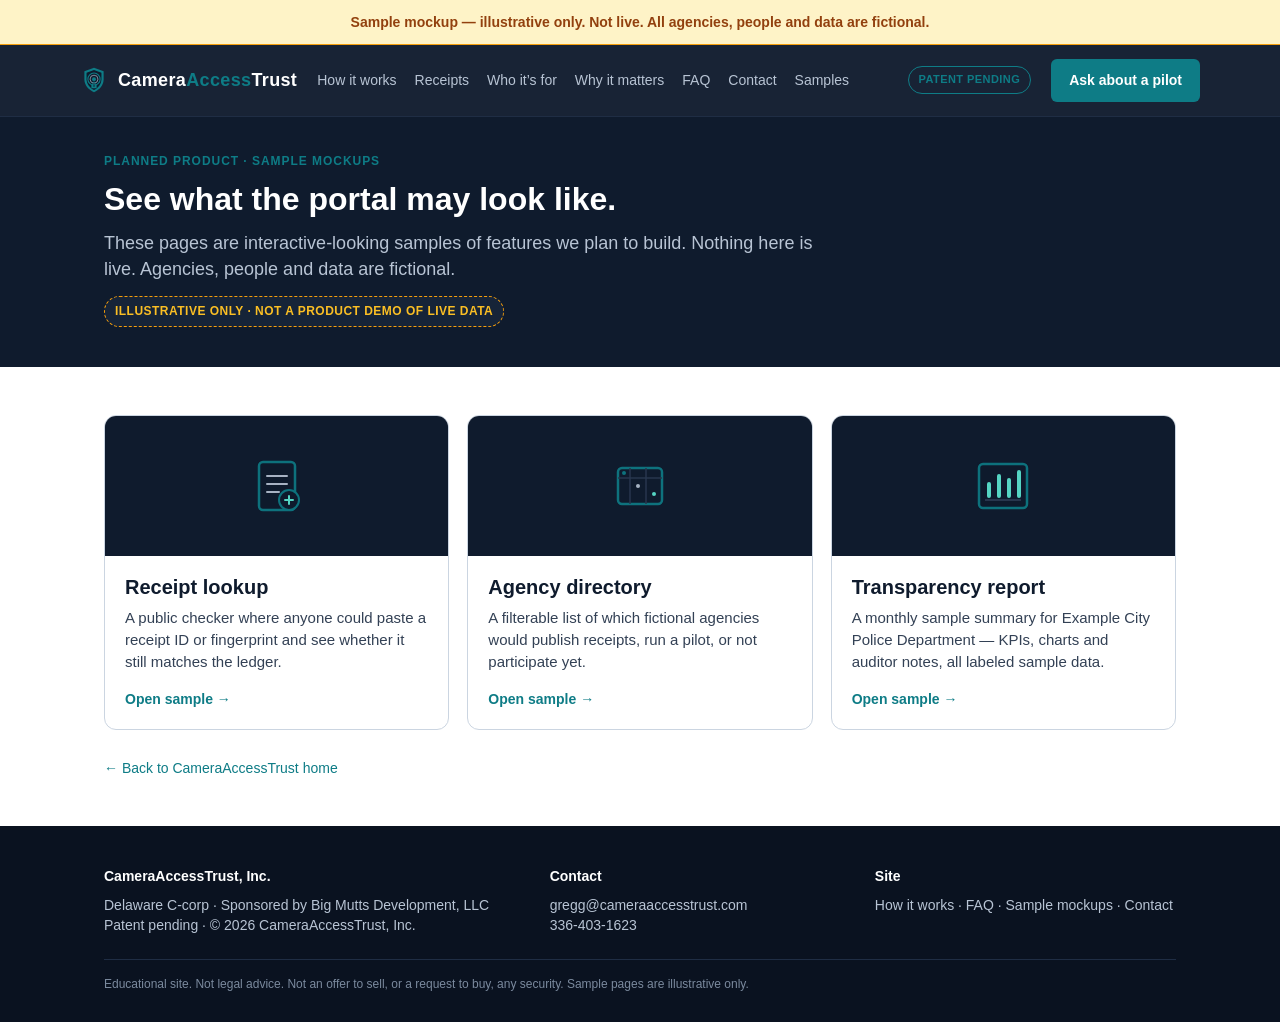
<file: samples/index.html>
<!DOCTYPE html>
<html lang="en">
<head>
<meta charset="utf-8">
<meta name="viewport" content="width=device-width, initial-scale=1">
<link rel="icon" href="/assets/favicon.svg" type="image/svg+xml">
<link rel="icon" href="/assets/favicon.png" type="image/png" sizes="32x32">
<link rel="apple-touch-icon" href="/assets/apple-touch-icon.png" sizes="180x180">
<title>Sample mockups — CameraAccessTrust</title>
<meta name="description" content="Illustrative sample mockups of the planned CameraAccessTrust receipt lookup, agency directory and transparency report.">
<link rel="stylesheet" href="shared.css">
<style>
  .gallery { display: grid; grid-template-columns: repeat(3, 1fr); gap: 18px; }
  .g-card {
    background: var(--white); border: 1px solid var(--rule); border-radius: 12px;
    overflow: hidden; display: flex; flex-direction: column;
    transition: box-shadow .15s, border-color .15s;
  }
  .g-card:hover { border-color: var(--accent); box-shadow: 0 10px 28px rgba(15,27,45,.08); text-decoration: none; }
  .g-card .preview {
    height: 140px; background: var(--navy); display: flex; align-items: center; justify-content: center;
    color: var(--onnavy); font-size: 13px; font-weight: 700; letter-spacing: 0.06em; text-transform: uppercase;
    position: relative;
  }
  .g-card .preview svg { opacity: 0.9; }
  .g-card .body { padding: 20px; flex: 1; display: flex; flex-direction: column; }
  .g-card h2 { font-size: 20px; color: var(--navy); margin-bottom: 8px; }
  .g-card p { font-size: 15px; color: var(--body); margin-bottom: 16px; flex: 1; }
  .g-card .cta { font-weight: 700; font-size: 14px; color: var(--accent); }
  @media (max-width: 900px) { .gallery { grid-template-columns: 1fr; } }
</style>
</head>
<body>
<div class="sample-banner">Sample mockup — illustrative only. Not live. All agencies, people and data are fictional.</div>
<header class="nav">
  <div class="wrap nav-inner">
    <a class="logo" href="/"><img class="logo-mark" src="/assets/logo.svg" width="28" height="28" alt="" aria-hidden="true"><span class="logo-text">Camera<span>Access</span>Trust</span></a>
    <nav class="nav-links" aria-label="Primary">
      <a href="/#how">How it works</a>
      <a href="/#receipt">Receipts</a>
      <a href="/#who">Who it’s for</a>
      <a href="/#why">Why it matters</a>
      <a href="/#faq">FAQ</a>
      <a href="/#contact">Contact</a>
      <a href="/samples/">Samples</a>
    </nav>
    <span class="pill">Patent pending</span>
    <a class="btn" href="/#contact">Ask about a pilot</a>
  </div>
</header>
<main>
  <section class="page-hero">
    <div class="wrap">
      <div class="kicker">Planned product · sample mockups</div>
      <h1>See what the portal may look like.</h1>
      <p class="lead">These pages are interactive-looking samples of features we plan to build. Nothing here is live. Agencies, people and data are fictional.</p>
      <span class="sample-tag">Illustrative only · Not a product demo of live data</span>
    </div>
  </section>
  <section>
    <div class="wrap">
      <div class="gallery">
        <a class="g-card" href="/samples/receipt-lookup/">
          <div class="preview" aria-hidden="true">
            <svg width="64" height="64" viewBox="0 0 64 64" fill="none"><rect x="14" y="8" width="36" height="48" rx="4" stroke="#0E7C86" stroke-width="2.5"/><path d="M22 22h20M22 30h20M22 38h12" stroke="#B8C4D4" stroke-width="2" stroke-linecap="round"/><circle cx="44" cy="46" r="10" fill="#0F1B2D" stroke="#0E7C86" stroke-width="2"/><path d="M40 46h8M44 42v8" stroke="#5eead4" stroke-width="2" stroke-linecap="round"/></svg>
          </div>
          <div class="body">
            <h2>Receipt lookup</h2>
            <p>A public checker where anyone could paste a receipt ID or fingerprint and see whether it still matches the ledger.</p>
            <span class="cta">Open sample →</span>
          </div>
        </a>
        <a class="g-card" href="/samples/agency-directory/">
          <div class="preview" aria-hidden="true">
            <svg width="64" height="64" viewBox="0 0 64 64" fill="none"><rect x="10" y="14" width="44" height="36" rx="4" stroke="#0E7C86" stroke-width="2.5"/><path d="M10 24h44M22 14v36M38 14v36" stroke="#2B3A52" stroke-width="1.5"/><circle cx="16" cy="19" r="2" fill="#0E7C86"/><circle cx="30" cy="32" r="2" fill="#B8C4D4"/><circle cx="46" cy="40" r="2" fill="#5eead4"/></svg>
          </div>
          <div class="body">
            <h2>Agency directory</h2>
            <p>A filterable list of which fictional agencies would publish receipts, run a pilot, or not participate yet.</p>
            <span class="cta">Open sample →</span>
          </div>
        </a>
        <a class="g-card" href="/samples/transparency-report/">
          <div class="preview" aria-hidden="true">
            <svg width="64" height="64" viewBox="0 0 64 64" fill="none"><rect x="8" y="10" width="48" height="44" rx="4" stroke="#0E7C86" stroke-width="2.5"/><path d="M18 42V30M28 42V22M38 42V26M48 42V18" stroke="#5eead4" stroke-width="4" stroke-linecap="round"/><path d="M14 46h36" stroke="#2B3A52" stroke-width="2"/></svg>
          </div>
          <div class="body">
            <h2>Transparency report</h2>
            <p>A monthly sample summary for Example City Police Department — KPIs, charts and auditor notes, all labeled sample data.</p>
            <span class="cta">Open sample →</span>
          </div>
        </a>
      </div>
      <p style="margin-top:28px;font-size:14px;color:var(--muted)"><a href="/">← Back to CameraAccessTrust home</a></p>
    </div>
  </section>
</main>
<footer>
  <div class="wrap">
    <div class="foot-grid">
      <div>
        <strong>CameraAccessTrust, Inc.</strong>
        Delaware C-corp · Sponsored by Big Mutts Development, LLC<br>
        Patent pending · © 2026 CameraAccessTrust, Inc.
      </div>
      <div>
        <strong>Contact</strong>
        <a href="mailto:gregg@cameraaccesstrust.com">gregg@cameraaccesstrust.com</a><br>
        <a href="tel:+13364031623">336-403-1623</a>
      </div>
      <div>
        <strong>Site</strong>
        <a href="/#how">How it works</a> ·
        <a href="/#faq">FAQ</a> ·
        <a href="/samples/">Sample mockups</a> ·
        <a href="/#contact">Contact</a>
      </div>
    </div>
    <p class="fine">Educational site. Not legal advice. Not an offer to sell, or a request to buy, any security. Sample pages are illustrative only.</p>
  </div>
</footer>
</body>
</html>
</file>
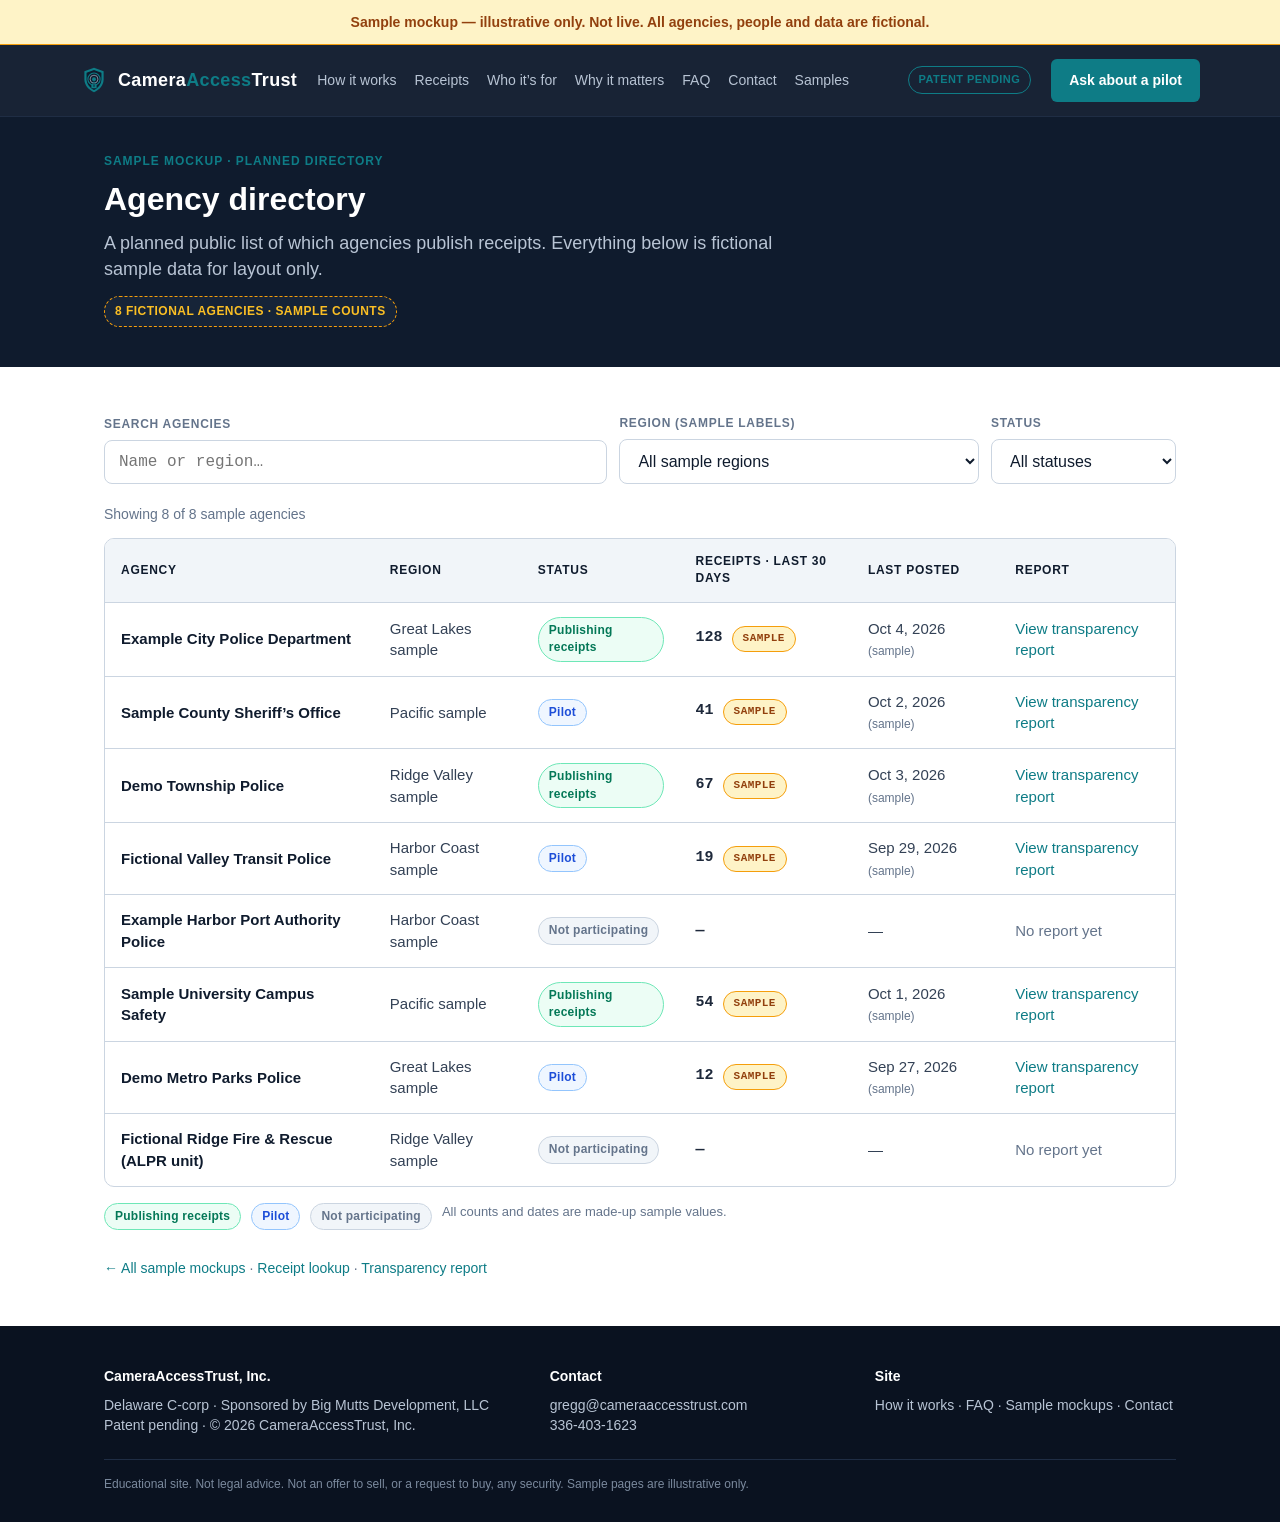
<file: samples/agency-directory/index.html>
<!DOCTYPE html>
<html lang="en">
<head>
<meta charset="utf-8">
<meta name="viewport" content="width=device-width, initial-scale=1">
<link rel="icon" href="/assets/favicon.svg" type="image/svg+xml">
<link rel="icon" href="/assets/favicon.png" type="image/png" sizes="32x32">
<link rel="apple-touch-icon" href="/assets/apple-touch-icon.png" sizes="180x180">
<title>Sample agency directory — CameraAccessTrust</title>
<meta name="description" content="Illustrative sample of a planned agency directory. Not live. All agencies are fictional.">
<link rel="stylesheet" href="../shared.css">
<style>
  .filters {
    display: grid; grid-template-columns: 1.4fr 1fr auto; gap: 12px; align-items: end;
    margin-bottom: 20px;
  }
  .count { font-size: 14px; color: var(--muted); margin-bottom: 14px; }
  .table-wrap { overflow-x: auto; border: 1px solid var(--rule); border-radius: 10px; background: var(--white); }
  table { width: 100%; border-collapse: collapse; font-size: 15px; }
  th, td { text-align: left; padding: 14px 16px; border-bottom: 1px solid var(--rule); vertical-align: middle; }
  th {
    background: var(--light); color: var(--navy); font-size: 12px; text-transform: uppercase;
    letter-spacing: 0.06em; font-weight: 700;
  }
  tr:last-child td { border-bottom: none; }
  tr.hidden { display: none; }
  td.agency { color: var(--navy); font-weight: 700; }
  td.num {
    font-family: ui-monospace, SFMono-Regular, Menlo, Consolas, monospace;
    font-weight: 600; color: var(--ink);
  }
  .empty { padding: 28px; text-align: center; color: var(--muted); display: none; }
  .empty.show { display: block; }
  .legend { display: flex; flex-wrap: wrap; gap: 10px; margin-top: 16px; font-size: 13px; color: var(--muted); }
  @media (max-width: 900px) {
    .filters { grid-template-columns: 1fr; }
    th:nth-child(4), td:nth-child(4) { display: none; }
  }
</style>
</head>
<body>
<div class="sample-banner">Sample mockup — illustrative only. Not live. All agencies, people and data are fictional.</div>
<header class="nav">
  <div class="wrap nav-inner">
    <a class="logo" href="/"><img class="logo-mark" src="/assets/logo.svg" width="28" height="28" alt="" aria-hidden="true"><span class="logo-text">Camera<span>Access</span>Trust</span></a>
    <nav class="nav-links" aria-label="Primary">
      <a href="/#how">How it works</a>
      <a href="/#receipt">Receipts</a>
      <a href="/#who">Who it’s for</a>
      <a href="/#why">Why it matters</a>
      <a href="/#faq">FAQ</a>
      <a href="/#contact">Contact</a>
      <a href="/samples/">Samples</a>
    </nav>
    <span class="pill">Patent pending</span>
    <a class="btn" href="/#contact">Ask about a pilot</a>
  </div>
</header>

<main>
  <section class="page-hero">
    <div class="wrap">
      <div class="kicker">Sample mockup · planned directory</div>
      <h1>Agency directory</h1>
      <p class="lead">A planned public list of which agencies publish receipts. Everything below is fictional sample data for layout only.</p>
      <span class="sample-tag">8 fictional agencies · Sample counts</span>
    </div>
  </section>

  <section>
    <div class="wrap">
      <div class="filters">
        <div>
          <label class="field-label" for="q">Search agencies</label>
          <input class="input" id="q" type="search" placeholder="Name or region…" autocomplete="off">
        </div>
        <div>
          <label class="field-label" for="region">Region (sample labels)</label>
          <select class="select" id="region">
            <option value="">All sample regions</option>
            <option value="lakes">Great Lakes sample</option>
            <option value="pacific">Pacific sample</option>
            <option value="ridge">Ridge Valley sample</option>
            <option value="harbor">Harbor Coast sample</option>
          </select>
        </div>
        <div>
          <label class="field-label" for="status">Status</label>
          <select class="select" id="status">
            <option value="">All statuses</option>
            <option value="publishing">Publishing receipts</option>
            <option value="pilot">Pilot</option>
            <option value="none">Not participating</option>
          </select>
        </div>
      </div>
      <p class="count" id="count">Showing 8 of 8 sample agencies</p>

      <div class="table-wrap">
        <table id="dir-table">
          <thead>
            <tr>
              <th scope="col">Agency</th>
              <th scope="col">Region</th>
              <th scope="col">Status</th>
              <th scope="col">Receipts · last 30 days</th>
              <th scope="col">Last posted</th>
              <th scope="col">Report</th>
            </tr>
          </thead>
          <tbody>
            <tr data-region="lakes" data-status="publishing" data-name="example city police department">
              <td class="agency">Example City Police Department</td>
              <td>Great Lakes sample</td>
              <td><span class="badge badge-pub">Publishing receipts</span></td>
              <td class="num">128 <span class="badge badge-sample">sample</span></td>
              <td>Oct 4, 2026 <span style="color:var(--muted);font-size:12px">(sample)</span></td>
              <td><a href="/samples/transparency-report/">View transparency report</a></td>
            </tr>
            <tr data-region="pacific" data-status="pilot" data-name="sample county sheriff office">
              <td class="agency">Sample County Sheriff’s Office</td>
              <td>Pacific sample</td>
              <td><span class="badge badge-pilot">Pilot</span></td>
              <td class="num">41 <span class="badge badge-sample">sample</span></td>
              <td>Oct 2, 2026 <span style="color:var(--muted);font-size:12px">(sample)</span></td>
              <td><a href="/samples/transparency-report/">View transparency report</a></td>
            </tr>
            <tr data-region="ridge" data-status="publishing" data-name="demo township police">
              <td class="agency">Demo Township Police</td>
              <td>Ridge Valley sample</td>
              <td><span class="badge badge-pub">Publishing receipts</span></td>
              <td class="num">67 <span class="badge badge-sample">sample</span></td>
              <td>Oct 3, 2026 <span style="color:var(--muted);font-size:12px">(sample)</span></td>
              <td><a href="/samples/transparency-report/">View transparency report</a></td>
            </tr>
            <tr data-region="harbor" data-status="pilot" data-name="fictional valley transit police">
              <td class="agency">Fictional Valley Transit Police</td>
              <td>Harbor Coast sample</td>
              <td><span class="badge badge-pilot">Pilot</span></td>
              <td class="num">19 <span class="badge badge-sample">sample</span></td>
              <td>Sep 29, 2026 <span style="color:var(--muted);font-size:12px">(sample)</span></td>
              <td><a href="/samples/transparency-report/">View transparency report</a></td>
            </tr>
            <tr data-region="harbor" data-status="none" data-name="example harbor port authority police">
              <td class="agency">Example Harbor Port Authority Police</td>
              <td>Harbor Coast sample</td>
              <td><span class="badge badge-none">Not participating</span></td>
              <td class="num">—</td>
              <td>—</td>
              <td><span style="color:var(--muted)">No report yet</span></td>
            </tr>
            <tr data-region="pacific" data-status="publishing" data-name="sample university campus safety">
              <td class="agency">Sample University Campus Safety</td>
              <td>Pacific sample</td>
              <td><span class="badge badge-pub">Publishing receipts</span></td>
              <td class="num">54 <span class="badge badge-sample">sample</span></td>
              <td>Oct 1, 2026 <span style="color:var(--muted);font-size:12px">(sample)</span></td>
              <td><a href="/samples/transparency-report/">View transparency report</a></td>
            </tr>
            <tr data-region="lakes" data-status="pilot" data-name="demo metro parks police">
              <td class="agency">Demo Metro Parks Police</td>
              <td>Great Lakes sample</td>
              <td><span class="badge badge-pilot">Pilot</span></td>
              <td class="num">12 <span class="badge badge-sample">sample</span></td>
              <td>Sep 27, 2026 <span style="color:var(--muted);font-size:12px">(sample)</span></td>
              <td><a href="/samples/transparency-report/">View transparency report</a></td>
            </tr>
            <tr data-region="ridge" data-status="none" data-name="fictional ridge fire rescue">
              <td class="agency">Fictional Ridge Fire &amp; Rescue (ALPR unit)</td>
              <td>Ridge Valley sample</td>
              <td><span class="badge badge-none">Not participating</span></td>
              <td class="num">—</td>
              <td>—</td>
              <td><span style="color:var(--muted)">No report yet</span></td>
            </tr>
          </tbody>
        </table>
        <div class="empty" id="empty">No sample agencies match these filters.</div>
      </div>

      <div class="legend">
        <span class="badge badge-pub">Publishing receipts</span>
        <span class="badge badge-pilot">Pilot</span>
        <span class="badge badge-none">Not participating</span>
        <span>All counts and dates are made-up sample values.</span>
      </div>

      <p style="margin-top:28px;font-size:14px;color:var(--muted)">
        <a href="/samples/">← All sample mockups</a> ·
        <a href="/samples/receipt-lookup/">Receipt lookup</a> ·
        <a href="/samples/transparency-report/">Transparency report</a>
      </p>
    </div>
  </section>
</main>

<footer>
  <div class="wrap">
    <div class="foot-grid">
      <div>
        <strong>CameraAccessTrust, Inc.</strong>
        Delaware C-corp · Sponsored by Big Mutts Development, LLC<br>
        Patent pending · © 2026 CameraAccessTrust, Inc.
      </div>
      <div>
        <strong>Contact</strong>
        <a href="mailto:gregg@cameraaccesstrust.com">gregg@cameraaccesstrust.com</a><br>
        <a href="tel:+13364031623">336-403-1623</a>
      </div>
      <div>
        <strong>Site</strong>
        <a href="/#how">How it works</a> ·
        <a href="/#faq">FAQ</a> ·
        <a href="/samples/">Sample mockups</a> ·
        <a href="/#contact">Contact</a>
      </div>
    </div>
    <p class="fine">Educational site. Not legal advice. Not an offer to sell, or a request to buy, any security. Sample pages are illustrative only.</p>
  </div>
</footer>

<script>
(function () {
  var q = document.getElementById('q');
  var region = document.getElementById('region');
  var status = document.getElementById('status');
  var rows = Array.prototype.slice.call(document.querySelectorAll('#dir-table tbody tr'));
  var count = document.getElementById('count');
  var empty = document.getElementById('empty');
  var total = rows.length;

  function apply() {
    var term = (q.value || '').toLowerCase().trim();
    var r = region.value;
    var s = status.value;
    var shown = 0;
    rows.forEach(function (row) {
      var ok = true;
      if (r && row.getAttribute('data-region') !== r) ok = false;
      if (s && row.getAttribute('data-status') !== s) ok = false;
      if (term && row.getAttribute('data-name').indexOf(term) === -1 &&
          row.textContent.toLowerCase().indexOf(term) === -1) ok = false;
      row.classList.toggle('hidden', !ok);
      if (ok) shown++;
    });
    count.textContent = 'Showing ' + shown + ' of ' + total + ' sample agencies';
    empty.classList.toggle('show', shown === 0);
  }

  q.addEventListener('input', apply);
  region.addEventListener('change', apply);
  status.addEventListener('change', apply);
})();
</script>
</body>
</html>
</file>
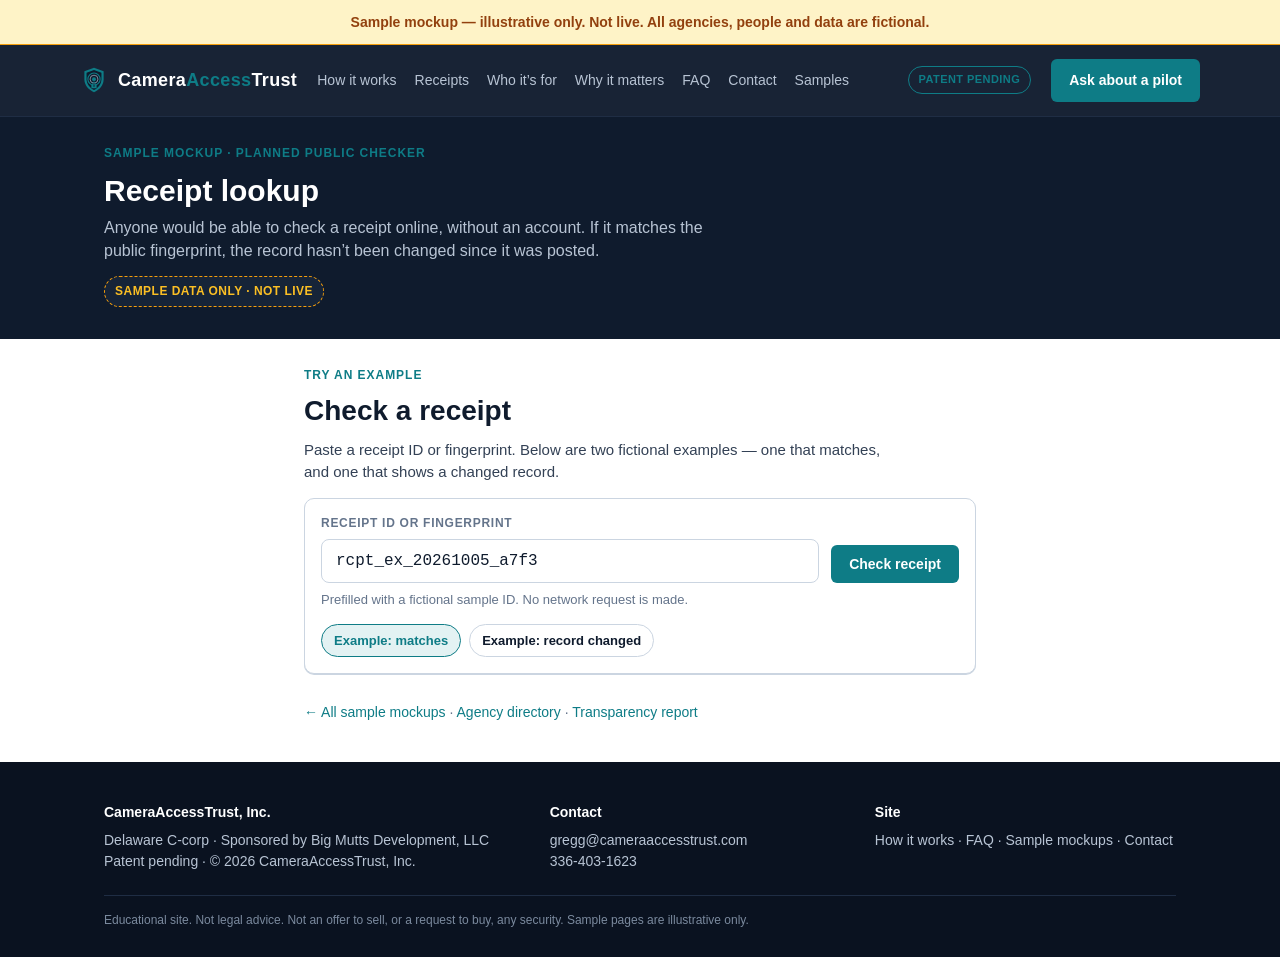
<file: samples/receipt-lookup/index.html>
<!DOCTYPE html>
<html lang="en">
<head>
<meta charset="utf-8">
<meta name="viewport" content="width=device-width, initial-scale=1">
<link rel="icon" href="/assets/favicon.svg" type="image/svg+xml">
<link rel="icon" href="/assets/favicon.png" type="image/png" sizes="32x32">
<link rel="apple-touch-icon" href="/assets/apple-touch-icon.png" sizes="180x180">
<title>Sample receipt lookup — CameraAccessTrust</title>
<meta name="description" content="Illustrative sample of a planned public receipt checker. Not live. All data is fictional.">
<link rel="stylesheet" href="../shared.css">
<script>
/* Collapse hero early when deep-linking to a revealed sample result */
(function () {
  try {
    var d = new URLSearchParams(location.search).get('demo');
    if (d === 'match' || d === 'tamper') document.documentElement.classList.add('demo-result');
  } catch (e) {}
})();
</script>
<style>
  .lookup-box { max-width: 720px; }
  .lookup-row { display: flex; gap: 12px; flex-wrap: wrap; align-items: flex-end; }
  .lookup-row .grow { flex: 1 1 280px; }
  .hint { font-size: 13px; color: var(--muted); margin-top: 8px; }
  .examples { display: flex; flex-wrap: wrap; gap: 8px; margin-top: 14px; }
  .chip {
    font-size: 13px; font-weight: 700; padding: 8px 12px; border-radius: 999px;
    border: 1.5px solid var(--rule); background: var(--white); color: var(--navy); cursor: pointer;
  }
  .chip:hover, .chip.active { border-color: var(--accent); color: var(--accent); background: var(--tint); }
  .result { margin-top: 28px; display: none; }
  .result.show { display: block; }
  .status-bar {
    display: flex; align-items: center; gap: 14px; padding: 16px 18px; border-radius: 10px 10px 0 0;
    font-weight: 700;
  }
  .status-bar.match { background: var(--ok-bg); color: var(--ok); border: 1px solid var(--ok-border); border-bottom: none; }
  .status-bar.tamper { background: var(--bad-bg); color: var(--bad); border: 1px solid var(--bad-border); border-bottom: none; }
  .status-icon {
    width: 36px; height: 36px; border-radius: 50%; display: flex; align-items: center; justify-content: center;
    flex-shrink: 0; font-size: 18px;
  }
  .status-bar.match .status-icon { background: var(--ok); color: #fff; }
  .status-bar.tamper .status-icon { background: var(--bad); color: #fff; }
  .result-body {
    border: 1px solid var(--rule); border-top: none; border-radius: 0 0 10px 10px;
    padding: 22px; background: #FFFEF8;
  }
  .result-body.tamper-border { border-color: var(--bad-border); }
  .result-body.match-border { border-color: var(--ok-border); }
  .meta-grid { display: grid; grid-template-columns: 1fr 1fr; gap: 14px 24px; }
  .meta dt { font-size: 11px; font-weight: 700; color: var(--muted); text-transform: uppercase; letter-spacing: 0.06em; }
  .meta dd {
    font-size: 15px; color: var(--navy); font-weight: 600;
    font-family: ui-monospace, SFMono-Regular, Menlo, Consolas, monospace;
    border-bottom: 1px dotted var(--rule); padding-bottom: 6px; margin-bottom: 4px;
  }
  .hash {
    margin-top: 18px; padding: 12px 14px; background: var(--light); border-radius: 8px;
    font-family: ui-monospace, SFMono-Regular, Menlo, Consolas, monospace;
    font-size: 13px; color: var(--ink); word-break: break-all;
  }
  .hash strong { display: block; font-family: Arial, Helvetica, sans-serif; font-size: 11px;
    color: var(--muted); letter-spacing: 0.06em; text-transform: uppercase; margin-bottom: 4px; }
  .ledger { margin-top: 10px; font-size: 14px; color: var(--muted); }
  .timeline { margin-top: 22px; display: grid; grid-template-columns: repeat(4, 1fr); gap: 10px; }
  .tl-step {
    background: var(--white); border: 1px solid var(--rule); border-radius: 8px; padding: 12px;
    position: relative;
  }
  .tl-step .n {
    width: 24px; height: 24px; border-radius: 50%; background: var(--tint); color: var(--accent);
    font-size: 12px; font-weight: 700; display: flex; align-items: center; justify-content: center; margin-bottom: 8px;
  }
  .tl-step.done .n { background: var(--accent); color: #fff; }
  .tl-step.warn .n { background: var(--bad); color: #fff; }
  .tl-step strong { display: block; color: var(--navy); font-size: 14px; margin-bottom: 2px; }
  .tl-step span { font-size: 12px; color: var(--muted); }
  .note { margin-top: 18px; font-size: 13px; color: var(--muted); font-style: italic; }
  @media (max-width: 900px) {
    .meta-grid, .timeline { grid-template-columns: 1fr; }
  }
  /* Compact so verified result fits a 900px desktop viewport */
  .page-hero { padding: 28px 0 32px; }
  .page-hero h1 { font-size: 30px; margin-bottom: 8px; }
  .page-hero .lead { font-size: 16px; }
  section { padding: 28px 0 40px; }
  .section-lead { margin-bottom: 16px; font-size: 15px; }
  .card { padding: 16px; }
  .result { margin-top: 18px; }
  .status-bar { padding: 12px 14px; }
  .result-body { padding: 16px; }
  .meta-grid { gap: 8px 20px; }
  .meta dd { font-size: 14px; }
  .timeline { margin-top: 14px; gap: 8px; }
  .tl-step { padding: 10px; }
  .hash { margin-top: 12px; padding: 10px 12px; font-size: 12px; }
  html.demo-result .page-hero { display: none; }
  html.demo-result section { padding-top: 20px; }
</style>
</head>
<body>
<div class="sample-banner">Sample mockup — illustrative only. Not live. All agencies, people and data are fictional.</div>
<header class="nav">
  <div class="wrap nav-inner">
    <a class="logo" href="/"><img class="logo-mark" src="/assets/logo.svg" width="28" height="28" alt="" aria-hidden="true"><span class="logo-text">Camera<span>Access</span>Trust</span></a>
    <nav class="nav-links" aria-label="Primary">
      <a href="/#how">How it works</a>
      <a href="/#receipt">Receipts</a>
      <a href="/#who">Who it’s for</a>
      <a href="/#why">Why it matters</a>
      <a href="/#faq">FAQ</a>
      <a href="/#contact">Contact</a>
      <a href="/samples/">Samples</a>
    </nav>
    <span class="pill">Patent pending</span>
    <a class="btn" href="/#contact">Ask about a pilot</a>
  </div>
</header>

<main>
  <section class="page-hero">
    <div class="wrap">
      <div class="kicker">Sample mockup · planned public checker</div>
      <h1>Receipt lookup</h1>
      <p class="lead">Anyone would be able to check a receipt online, without an account. If it matches the public fingerprint, the record hasn’t been changed since it was posted.</p>
      <span class="sample-tag">Sample data only · Not live</span>
    </div>
  </section>

  <section>
    <div class="wrap lookup-box">
      <div class="eyebrow">Try an example</div>
      <h2>Check a receipt</h2>
      <p class="section-lead">Paste a receipt ID or fingerprint. Below are two fictional examples — one that matches, and one that shows a changed record.</p>

      <form id="lookup-form" class="card" action="#" method="get">
        <label class="field-label" for="receipt-id">Receipt ID or fingerprint</label>
        <div class="lookup-row">
          <div class="grow">
            <input class="input" id="receipt-id" name="id" type="text" autocomplete="off"
              value="rcpt_ex_20261005_a7f3" aria-describedby="id-hint">
          </div>
          <button class="btn" type="submit" id="check-btn">Check receipt</button>
        </div>
        <p class="hint" id="id-hint">Prefilled with a fictional sample ID. No network request is made.</p>
        <div class="examples" role="group" aria-label="Sample examples">
          <button type="button" class="chip active" data-demo="match" id="chip-match">Example: matches</button>
          <button type="button" class="chip" data-demo="tamper" id="chip-tamper">Example: record changed</button>
        </div>
      </form>

      <div class="result" id="result" aria-live="polite"></div>
      <p style="margin-top:28px;font-size:14px;color:var(--muted)">
        <a href="/samples/">← All sample mockups</a> ·
        <a href="/samples/agency-directory/">Agency directory</a> ·
        <a href="/samples/transparency-report/">Transparency report</a>
      </p>
    </div>
  </section>
</main>

<footer>
  <div class="wrap">
    <div class="foot-grid">
      <div>
        <strong>CameraAccessTrust, Inc.</strong>
        Delaware C-corp · Sponsored by Big Mutts Development, LLC<br>
        Patent pending · © 2026 CameraAccessTrust, Inc.
      </div>
      <div>
        <strong>Contact</strong>
        <a href="mailto:gregg@cameraaccesstrust.com">gregg@cameraaccesstrust.com</a><br>
        <a href="tel:+13364031623">336-403-1623</a>
      </div>
      <div>
        <strong>Site</strong>
        <a href="/#how">How it works</a> ·
        <a href="/#faq">FAQ</a> ·
        <a href="/samples/">Sample mockups</a> ·
        <a href="/#contact">Contact</a>
      </div>
    </div>
    <p class="fine">Educational site. Not legal advice. Not an offer to sell, or a request to buy, any security. Sample pages are illustrative only.</p>
  </div>
</footer>

<script>
(function () {
  var EXAMPLES = {
    match: {
      id: 'rcpt_ex_20261005_a7f3',
      state: 'match',
      title: 'Matches public fingerprint',
      detail: 'The sealed record still matches the fingerprint posted to the public ledger.',
      agency: 'Example City Police Department',
      window: 'Oct 5, 2026 · afternoon',
      purpose: 'Active investigation (case number on file)',
      rule: 'Role + documented case number (sample rule set)',
      status: 'Record sealed · Fingerprint posted',
      hash: '0xf3a7…c91e8b2d4a (truncated · sample)',
      ledger: 'Sample ledger position · block #10482 · offset 17 (fictional)',
      timeline: [
        { label: 'Requested', when: 'Oct 5, 2026 · 14:02 (sample)', cls: 'done' },
        { label: 'Checked', when: 'Allowed · rule matched (sample)', cls: 'done' },
        { label: 'Sealed', when: 'Digital signature applied (sample)', cls: 'done' },
        { label: 'Posted', when: 'Fingerprint on public ledger (sample)', cls: 'done' }
      ]
    },
    tamper: {
      id: 'rcpt_ex_20260918_tamper',
      state: 'tamper',
      title: 'Does not match: record changed',
      detail: 'The local sealed record no longer matches the fingerprint that was posted. In the planned design, any change would show.',
      agency: 'Sample County Sheriff’s Office',
      window: 'Sep 18, 2026 · morning',
      purpose: 'Training / audit exercise (sample)',
      rule: 'Denied — missing warrant reference (sample)',
      status: 'Fingerprint mismatch · review flagged (sample)',
      hash: '0x9c12…expected  ·  0x9c12…observed≠ (sample)',
      ledger: 'Sample ledger position · block #10391 · offset 4 (fictional)',
      timeline: [
        { label: 'Requested', when: 'Sep 18, 2026 · 09:41 (sample)', cls: 'done' },
        { label: 'Checked', when: 'Denied · recorded (sample)', cls: 'done' },
        { label: 'Sealed', when: 'Originally sealed (sample)', cls: 'done' },
        { label: 'Posted', when: 'Mismatch detected on check (sample)', cls: 'warn' }
      ]
    }
  };

  var form = document.getElementById('lookup-form');
  var input = document.getElementById('receipt-id');
  var result = document.getElementById('result');
  var chips = document.querySelectorAll('.chip');
  var current = 'match';

  function render(demo) {
    var d = EXAMPLES[demo] || EXAMPLES.match;
    current = demo;
    input.value = d.id;
    chips.forEach(function (c) {
      c.classList.toggle('active', c.getAttribute('data-demo') === demo);
    });
    var tl = d.timeline.map(function (t, i) {
      return '<div class="tl-step ' + t.cls + '"><div class="n">' + (i + 1) + '</div><strong>' + t.label + '</strong><span>' + t.when + '</span></div>';
    }).join('');
    var border = d.state === 'match' ? 'match-border' : 'tamper-border';
    var icon = d.state === 'match' ? '✓' : '!';
    result.innerHTML =
      '<div class="status-bar ' + d.state + '"><div class="status-icon" aria-hidden="true">' + icon + '</div><div><div>' + d.title + '</div><div style="font-weight:500;font-size:14px;margin-top:2px;opacity:.9">' + d.detail + '</div></div></div>' +
      '<div class="result-body ' + border + '">' +
        '<span class="badge badge-sample">Sample result</span>' +
        '<dl class="meta meta-grid" style="margin-top:14px">' +
          '<div><dt>Agency</dt><dd>' + d.agency + '</dd></div>' +
          '<div><dt>Time window</dt><dd>' + d.window + '</dd></div>' +
          '<div><dt>Purpose category</dt><dd>' + d.purpose + '</dd></div>' +
          '<div><dt>Approval rule matched</dt><dd>' + d.rule + '</dd></div>' +
          '<div><dt>Status</dt><dd>' + d.status + '</dd></div>' +
          '<div><dt>Receipt ID</dt><dd>' + d.id + '</dd></div>' +
        '</dl>' +
        '<div class="hash"><strong>Fingerprint (truncated · sample)</strong>' + d.hash + '</div>' +
        '<p class="ledger">' + d.ledger + '</p>' +
        '<div class="eyebrow" style="margin-top:22px">Timeline (sample)</div>' +
        '<div class="timeline">' + tl + '</div>' +
        '<p class="note">Illustrative only. No live ledger is queried. Video, names and plates are never shown on a public receipt.</p>' +
      '</div>';
    result.classList.add('show');
  }

  form.addEventListener('submit', function (e) {
    e.preventDefault();
    var v = (input.value || '').toLowerCase();
    if (v.indexOf('tamper') !== -1 || v.indexOf('9c12') !== -1) render('tamper');
    else render(current || 'match');
  });

  chips.forEach(function (c) {
    c.addEventListener('click', function () {
      render(c.getAttribute('data-demo'));
    });
  });

  var params = new URLSearchParams(window.location.search);
  var demo = params.get('demo');
  if (demo === 'match' || demo === 'tamper') {
    render(demo);
    // Sync scroll so headless screenshots catch the revealed card
    result.scrollIntoView(true);
    window.scrollBy(0, -8);
  }
})();
</script>
</body>
</html>
</file>
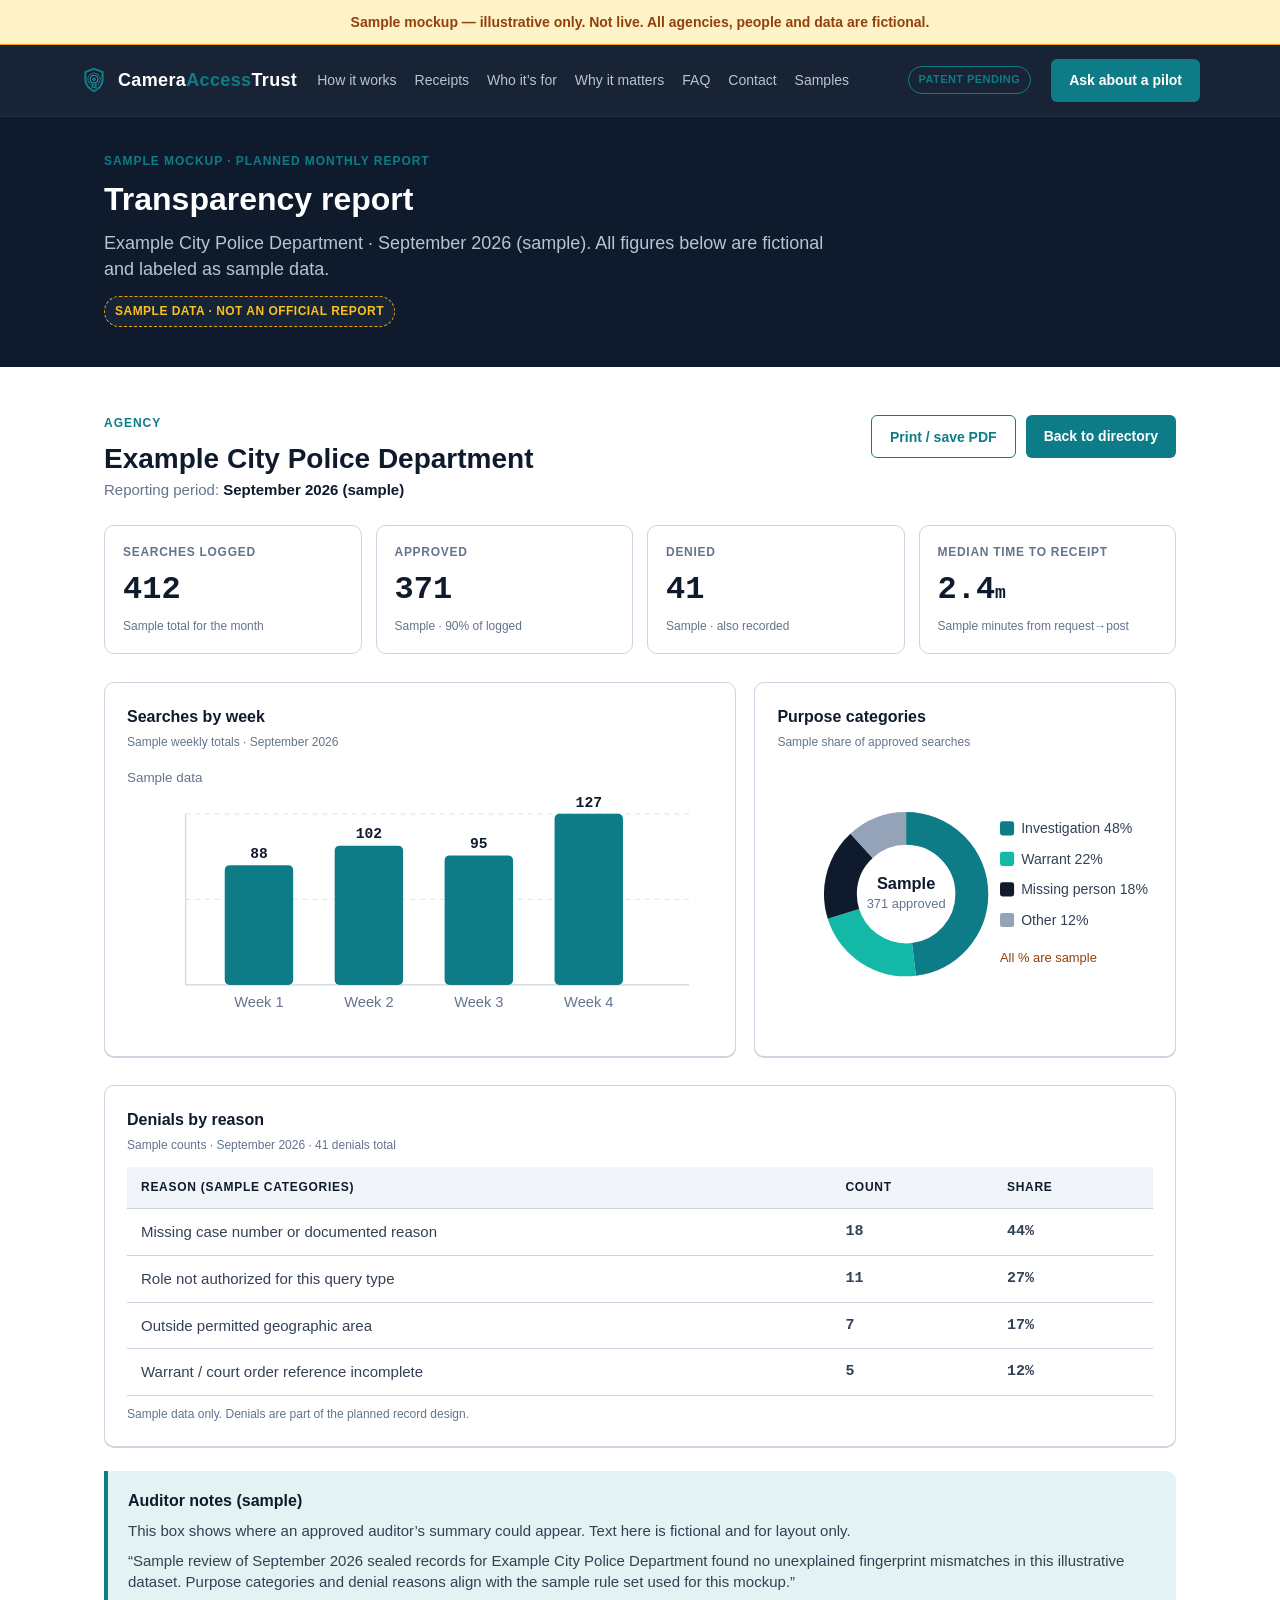
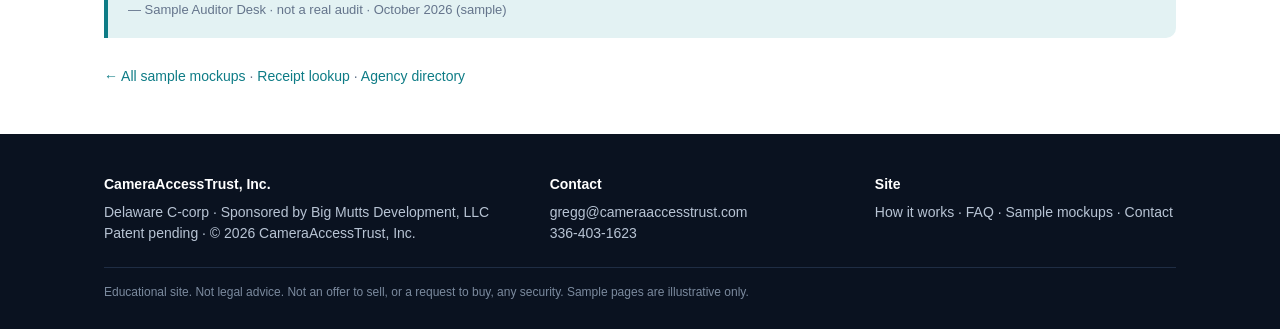
<file: samples/transparency-report/index.html>
<!DOCTYPE html>
<html lang="en">
<head>
<meta charset="utf-8">
<meta name="viewport" content="width=device-width, initial-scale=1">
<link rel="icon" href="/assets/favicon.svg" type="image/svg+xml">
<link rel="icon" href="/assets/favicon.png" type="image/png" sizes="32x32">
<link rel="apple-touch-icon" href="/assets/apple-touch-icon.png" sizes="180x180">
<title>Sample transparency report — Example City PD — CameraAccessTrust</title>
<meta name="description" content="Illustrative monthly transparency report sample for Example City Police Department. Not live. All numbers are fictional.">
<link rel="stylesheet" href="../shared.css">
<style>
  .report-head {
    display: flex; flex-wrap: wrap; gap: 16px; justify-content: space-between; align-items: flex-start;
    margin-bottom: 24px;
  }
  .kpis { display: grid; grid-template-columns: repeat(4, 1fr); gap: 14px; margin-bottom: 28px; }
  .kpi {
    background: var(--white); border: 1px solid var(--rule); border-radius: 10px; padding: 18px;
  }
  .kpi .label { font-size: 12px; font-weight: 700; color: var(--muted); text-transform: uppercase; letter-spacing: 0.06em; }
  .kpi .value {
    font-size: 32px; font-weight: 700; color: var(--navy); margin: 6px 0 4px;
    font-family: ui-monospace, SFMono-Regular, Menlo, Consolas, monospace;
  }
  .kpi .sub { font-size: 12px; color: var(--muted); }
  .charts { display: grid; grid-template-columns: 1.2fr 0.8fr; gap: 18px; margin-bottom: 28px; }
  .chart-card h3 { color: var(--navy); font-size: 16px; margin-bottom: 6px; }
  .chart-card .sub { font-size: 12px; color: var(--muted); margin-bottom: 14px; }
  .chart-svg { width: 100%; height: auto; display: block; }
  .denials { width: 100%; border-collapse: collapse; font-size: 15px; }
  .denials th, .denials td { text-align: left; padding: 12px 14px; border-bottom: 1px solid var(--rule); }
  .denials th {
    background: var(--light); font-size: 12px; text-transform: uppercase; letter-spacing: 0.06em;
    color: var(--navy);
  }
  .denials td.num {
    font-family: ui-monospace, SFMono-Regular, Menlo, Consolas, monospace; font-weight: 600;
  }
  .auditor {
    background: var(--tint); border-left: 4px solid var(--accent); border-radius: 0 10px 10px 0;
    padding: 18px 20px; margin-top: 24px;
  }
  .auditor h3 { color: var(--navy); font-size: 16px; margin-bottom: 8px; }
  .auditor p { font-size: 15px; color: var(--body); margin-bottom: 8px; }
  .print-actions { display: flex; gap: 10px; flex-wrap: wrap; }
  @media (max-width: 900px) {
    .kpis { grid-template-columns: 1fr 1fr; }
    .charts { grid-template-columns: 1fr; }
  }
  @media print {
    .sample-banner, .nav, .print-actions, footer, .no-print { display: none !important; }
    body { font-size: 12pt; background: #fff; color: #000; }
    .page-hero { background: #fff !important; color: #000 !important; padding: 0 0 12pt; }
    .page-hero h1, .page-hero .lead, .page-hero .kicker { color: #000 !important; }
    .sample-tag { border-color: #999; color: #333; background: #eee; }
    section { padding: 12pt 0; }
    .kpi, .chart-card, .card { box-shadow: none; break-inside: avoid; }
    a { color: #000; text-decoration: none; }
    .wrap { max-width: 100%; padding: 0 12pt; }
  }
</style>
</head>
<body>
<div class="sample-banner">Sample mockup — illustrative only. Not live. All agencies, people and data are fictional.</div>
<header class="nav">
  <div class="wrap nav-inner">
    <a class="logo" href="/"><img class="logo-mark" src="/assets/logo.svg" width="28" height="28" alt="" aria-hidden="true"><span class="logo-text">Camera<span>Access</span>Trust</span></a>
    <nav class="nav-links" aria-label="Primary">
      <a href="/#how">How it works</a>
      <a href="/#receipt">Receipts</a>
      <a href="/#who">Who it’s for</a>
      <a href="/#why">Why it matters</a>
      <a href="/#faq">FAQ</a>
      <a href="/#contact">Contact</a>
      <a href="/samples/">Samples</a>
    </nav>
    <span class="pill">Patent pending</span>
    <a class="btn" href="/#contact">Ask about a pilot</a>
  </div>
</header>

<main>
  <section class="page-hero">
    <div class="wrap">
      <div class="kicker">Sample mockup · planned monthly report</div>
      <h1>Transparency report</h1>
      <p class="lead">Example City Police Department · September 2026 (sample). All figures below are fictional and labeled as sample data.</p>
      <span class="sample-tag">Sample data · Not an official report</span>
    </div>
  </section>

  <section>
    <div class="wrap">
      <div class="report-head">
        <div>
          <div class="eyebrow">Agency</div>
          <h2 style="margin-bottom:4px">Example City Police Department</h2>
          <p style="color:var(--muted);font-size:15px">Reporting period: <strong style="color:var(--navy)">September 2026 (sample)</strong></p>
        </div>
        <div class="print-actions">
          <button class="btn btn-ghost" type="button" onclick="window.print()">Print / save PDF</button>
          <a class="btn" href="/samples/agency-directory/">Back to directory</a>
        </div>
      </div>

      <div class="kpis" role="list">
        <div class="kpi" role="listitem">
          <div class="label">Searches logged</div>
          <div class="value">412</div>
          <div class="sub">Sample total for the month</div>
        </div>
        <div class="kpi" role="listitem">
          <div class="label">Approved</div>
          <div class="value">371</div>
          <div class="sub">Sample · 90% of logged</div>
        </div>
        <div class="kpi" role="listitem">
          <div class="label">Denied</div>
          <div class="value">41</div>
          <div class="sub">Sample · also recorded</div>
        </div>
        <div class="kpi" role="listitem">
          <div class="label">Median time to receipt</div>
          <div class="value">2.4<span style="font-size:18px">m</span></div>
          <div class="sub">Sample minutes from request→post</div>
        </div>
      </div>

      <div class="charts">
        <div class="card chart-card">
          <h3>Searches by week</h3>
          <p class="sub">Sample weekly totals · September 2026</p>
          <svg class="chart-svg" viewBox="0 0 480 220" role="img" aria-label="Sample bar chart of searches by week: 88, 102, 95, 127">
            <text x="0" y="14" fill="#64748B" font-size="11" font-family="Arial,Helvetica,sans-serif">Sample data</text>
            <!-- grid -->
            <line x1="48" y1="40" x2="48" y2="180" stroke="#CBD5E1" stroke-width="1"/>
            <line x1="48" y1="180" x2="460" y2="180" stroke="#CBD5E1" stroke-width="1"/>
            <line x1="48" y1="110" x2="460" y2="110" stroke="#E2E8F0" stroke-width="1" stroke-dasharray="4 4"/>
            <line x1="48" y1="40" x2="460" y2="40" stroke="#E2E8F0" stroke-width="1" stroke-dasharray="4 4"/>
            <!-- bars: max 127 -> 140px height scale -->
            <rect x="80" y="82" width="56" height="98" rx="4" fill="#0E7C86"/>
            <text x="108" y="76" text-anchor="middle" fill="#0F1B2D" font-size="12" font-weight="700" font-family="ui-monospace,Menlo,Consolas,monospace">88</text>
            <text x="108" y="198" text-anchor="middle" fill="#64748B" font-size="12" font-family="Arial,Helvetica,sans-serif">Week 1</text>

            <rect x="170" y="66" width="56" height="114" rx="4" fill="#0E7C86"/>
            <text x="198" y="60" text-anchor="middle" fill="#0F1B2D" font-size="12" font-weight="700" font-family="ui-monospace,Menlo,Consolas,monospace">102</text>
            <text x="198" y="198" text-anchor="middle" fill="#64748B" font-size="12" font-family="Arial,Helvetica,sans-serif">Week 2</text>

            <rect x="260" y="74" width="56" height="106" rx="4" fill="#0E7C86"/>
            <text x="288" y="68" text-anchor="middle" fill="#0F1B2D" font-size="12" font-weight="700" font-family="ui-monospace,Menlo,Consolas,monospace">95</text>
            <text x="288" y="198" text-anchor="middle" fill="#64748B" font-size="12" font-family="Arial,Helvetica,sans-serif">Week 3</text>

            <rect x="350" y="40" width="56" height="140" rx="4" fill="#0E7C86"/>
            <text x="378" y="34" text-anchor="middle" fill="#0F1B2D" font-size="12" font-weight="700" font-family="ui-monospace,Menlo,Consolas,monospace">127</text>
            <text x="378" y="198" text-anchor="middle" fill="#64748B" font-size="12" font-family="Arial,Helvetica,sans-serif">Week 4</text>
          </svg>
        </div>

        <div class="card chart-card">
          <h3>Purpose categories</h3>
          <p class="sub">Sample share of approved searches</p>
          <svg class="chart-svg" viewBox="0 0 320 220" role="img" aria-label="Sample donut chart of purpose categories">
            <!-- donut: investigation 48%, warrant 22%, missing person 18%, other 12% -->
            <!-- Using stroke-dasharray on circle circumference 2*pi*56 ≈ 351.86 -->
            <circle cx="110" cy="110" r="56" fill="none" stroke="#E3F2F3" stroke-width="28"/>
            <circle cx="110" cy="110" r="56" fill="none" stroke="#0E7C86" stroke-width="28"
              stroke-dasharray="168.9 182.96" stroke-dashoffset="0" transform="rotate(-90 110 110)"/>
            <circle cx="110" cy="110" r="56" fill="none" stroke="#14B8A6" stroke-width="28"
              stroke-dasharray="77.4 274.46" stroke-dashoffset="-168.9" transform="rotate(-90 110 110)"/>
            <circle cx="110" cy="110" r="56" fill="none" stroke="#0F1B2D" stroke-width="28"
              stroke-dasharray="63.3 288.56" stroke-dashoffset="-246.3" transform="rotate(-90 110 110)"/>
            <circle cx="110" cy="110" r="56" fill="none" stroke="#94A3B8" stroke-width="28"
              stroke-dasharray="42.2 309.66" stroke-dashoffset="-309.6" transform="rotate(-90 110 110)"/>
            <circle cx="110" cy="110" r="38" fill="#FFFFFF"/>
            <text x="110" y="106" text-anchor="middle" fill="#0F1B2D" font-size="14" font-weight="700" font-family="Arial,Helvetica,sans-serif">Sample</text>
            <text x="110" y="122" text-anchor="middle" fill="#64748B" font-size="11" font-family="Arial,Helvetica,sans-serif">371 approved</text>
            <!-- legend -->
            <rect x="190" y="48" width="12" height="12" rx="2" fill="#0E7C86"/>
            <text x="208" y="58" fill="#334155" font-size="12" font-family="Arial,Helvetica,sans-serif">Investigation 48%</text>
            <rect x="190" y="74" width="12" height="12" rx="2" fill="#14B8A6"/>
            <text x="208" y="84" fill="#334155" font-size="12" font-family="Arial,Helvetica,sans-serif">Warrant 22%</text>
            <rect x="190" y="100" width="12" height="12" rx="2" fill="#0F1B2D"/>
            <text x="208" y="110" fill="#334155" font-size="12" font-family="Arial,Helvetica,sans-serif">Missing person 18%</text>
            <rect x="190" y="126" width="12" height="12" rx="2" fill="#94A3B8"/>
            <text x="208" y="136" fill="#334155" font-size="12" font-family="Arial,Helvetica,sans-serif">Other 12%</text>
            <text x="190" y="168" fill="#92400E" font-size="11" font-family="Arial,Helvetica,sans-serif">All % are sample</text>
          </svg>
        </div>
      </div>

      <div class="card" style="margin-bottom:8px">
        <h3 style="color:var(--navy);font-size:16px;margin-bottom:6px">Denials by reason</h3>
        <p style="font-size:12px;color:var(--muted);margin-bottom:12px">Sample counts · September 2026 · 41 denials total</p>
        <table class="denials">
          <thead>
            <tr>
              <th scope="col">Reason (sample categories)</th>
              <th scope="col">Count</th>
              <th scope="col">Share</th>
            </tr>
          </thead>
          <tbody>
            <tr>
              <td>Missing case number or documented reason</td>
              <td class="num">18</td>
              <td class="num">44%</td>
            </tr>
            <tr>
              <td>Role not authorized for this query type</td>
              <td class="num">11</td>
              <td class="num">27%</td>
            </tr>
            <tr>
              <td>Outside permitted geographic area</td>
              <td class="num">7</td>
              <td class="num">17%</td>
            </tr>
            <tr>
              <td>Warrant / court order reference incomplete</td>
              <td class="num">5</td>
              <td class="num">12%</td>
            </tr>
          </tbody>
        </table>
        <p style="margin-top:10px;font-size:12px;color:var(--muted)">Sample data only. Denials are part of the planned record design.</p>
      </div>

      <div class="auditor">
        <h3>Auditor notes (sample)</h3>
        <p>This box shows where an approved auditor’s summary could appear. Text here is fictional and for layout only.</p>
        <p>“Sample review of September 2026 sealed records for Example City Police Department found no unexplained fingerprint mismatches in this illustrative dataset. Purpose categories and denial reasons align with the sample rule set used for this mockup.”</p>
        <p style="font-size:13px;color:var(--muted);margin:0">— Sample Auditor Desk · not a real audit · October 2026 (sample)</p>
      </div>

      <p style="margin-top:28px;font-size:14px;color:var(--muted)" class="no-print">
        <a href="/samples/">← All sample mockups</a> ·
        <a href="/samples/receipt-lookup/">Receipt lookup</a> ·
        <a href="/samples/agency-directory/">Agency directory</a>
      </p>
    </div>
  </section>
</main>

<footer>
  <div class="wrap">
    <div class="foot-grid">
      <div>
        <strong>CameraAccessTrust, Inc.</strong>
        Delaware C-corp · Sponsored by Big Mutts Development, LLC<br>
        Patent pending · © 2026 CameraAccessTrust, Inc.
      </div>
      <div>
        <strong>Contact</strong>
        <a href="mailto:gregg@cameraaccesstrust.com">gregg@cameraaccesstrust.com</a><br>
        <a href="tel:+13364031623">336-403-1623</a>
      </div>
      <div>
        <strong>Site</strong>
        <a href="/#how">How it works</a> ·
        <a href="/#faq">FAQ</a> ·
        <a href="/samples/">Sample mockups</a> ·
        <a href="/#contact">Contact</a>
      </div>
    </div>
    <p class="fine">Educational site. Not legal advice. Not an offer to sell, or a request to buy, any security. Sample pages are illustrative only.</p>
  </div>
</footer>
</body>
</html>
</file>
<file: samples/shared.css>
:root {
  --navy: #0F1B2D;
  --ink: #1E293B;
  --body: #334155;
  --muted: #64748B;
  --rule: #CBD5E1;
  --light: #F1F5F9;
  --white: #FFFFFF;
  --accent: #0E7C86;
  --tint: #E3F2F3;
  --onnavy: #B8C4D4;
  --ok: #047857;
  --ok-bg: #ECFDF5;
  --ok-border: #6EE7B7;
  --bad: #B91C1C;
  --bad-bg: #FEF2F2;
  --bad-border: #FCA5A5;
}
* { box-sizing: border-box; margin: 0; padding: 0; }
html { scroll-behavior: smooth; }
body {
  font-family: Arial, Helvetica, sans-serif;
  color: var(--body);
  background: var(--white);
  line-height: 1.45;
  font-size: 17px;
}
a { color: var(--accent); text-decoration: none; }
a:hover { text-decoration: underline; }
.wrap { max-width: 1120px; margin: 0 auto; padding: 0 24px; }

.sample-banner {
  background: #FEF3C7; color: #92400E; font-size: 14px; text-align: center;
  padding: 12px 16px; border-bottom: 1px solid #F59E0B; font-weight: 600;
}

.nav {
  position: sticky; top: 0; z-index: 20;
  background: rgba(15,27,45,0.96); color: var(--white);
  border-bottom: 1px solid #1f2d44;
}
.nav-inner { display: flex; align-items: center; gap: 20px; padding: 14px 0; flex-wrap: wrap; }
.logo {
  display: inline-flex; align-items: center; gap: 10px;
  font-weight: 700; font-size: 18px; color: var(--white); letter-spacing: 0.02em;
}
.logo-mark { width: 28px; height: 28px; flex-shrink: 0; display: block; }
.logo .logo-text { color: var(--white); }
.logo .logo-text span { color: var(--accent); }
.nav-links { display: flex; gap: 18px; flex: 1; flex-wrap: wrap; font-size: 14px; }
.nav-links a { color: var(--onnavy); }
.nav-links a:hover { color: var(--white); text-decoration: none; }
.pill {
  font-size: 11px; font-weight: 700; letter-spacing: 0.04em; text-transform: uppercase;
  border: 1px solid var(--accent); color: var(--accent); padding: 5px 10px; border-radius: 999px;
}
.btn {
  display: inline-block; background: var(--accent); color: var(--white) !important;
  font-weight: 700; font-size: 14px; padding: 11px 18px; border-radius: 6px;
  text-decoration: none !important; border: none; cursor: pointer;
}
.btn:hover { filter: brightness(1.08); }
.btn-ghost {
  background: transparent; color: var(--accent) !important;
  border: 1.5px solid var(--accent);
}
.btn-light { background: var(--white); color: var(--navy) !important; }
.btn-row { display: flex; flex-wrap: wrap; gap: 12px; margin-top: 22px; }

.page-hero {
  background: var(--navy); color: var(--white);
  padding: 36px 0 40px;
}
.page-hero .kicker {
  color: var(--accent); font-size: 12px; font-weight: 700; letter-spacing: 0.08em;
  text-transform: uppercase; margin-bottom: 12px;
}
.page-hero h1 {
  font-size: 32px; line-height: 1.12; font-weight: 700; color: var(--white);
  margin-bottom: 12px;
}
.page-hero .lead { font-size: 18px; color: var(--onnavy); max-width: 40em; }
.sample-tag {
  display: inline-block; margin-top: 14px; background: #162438; color: #FBBF24;
  border: 1px dashed #F59E0B; font-size: 12px; font-weight: 700;
  padding: 6px 10px; border-radius: 999px; letter-spacing: 0.04em; text-transform: uppercase;
}

section { padding: 48px 0; }
section.alt { background: var(--light); }
section h2 {
  font-size: 28px; color: var(--navy); line-height: 1.15; margin-bottom: 12px;
}
.section-lead { font-size: 17px; color: var(--body); max-width: 40em; margin-bottom: 24px; }
.eyebrow {
  color: var(--accent); font-size: 12px; font-weight: 700; letter-spacing: 0.08em;
  text-transform: uppercase; margin-bottom: 10px;
}

.card {
  background: var(--white); border: 1px solid var(--rule); border-radius: 10px;
  padding: 22px; box-shadow: 0 1px 0 var(--rule);
}
.card-soft { background: var(--white); border: 1px solid var(--rule); border-radius: 10px; padding: 20px; }

footer {
  background: #0A1220; color: var(--onnavy); padding: 40px 0 28px; font-size: 14px;
}
.foot-grid { display: grid; grid-template-columns: 1.4fr 1fr 1fr; gap: 24px; margin-bottom: 24px; }
footer strong { color: var(--white); display: block; margin-bottom: 8px; }
footer a { color: var(--onnavy); }
.fine { font-size: 12px; color: #7B8A9E; border-top: 1px solid #1f2d44; padding-top: 16px; }

.field-label {
  display: block; font-size: 12px; font-weight: 700; color: var(--muted);
  text-transform: uppercase; letter-spacing: 0.06em; margin-bottom: 6px;
}
.input, .select {
  width: 100%; font-size: 16px; padding: 12px 14px; border: 1.5px solid var(--rule);
  border-radius: 8px; color: var(--navy); background: var(--white);
  font-family: ui-monospace, SFMono-Regular, Menlo, Consolas, monospace;
}
.input:focus, .select:focus {
  outline: none; border-color: var(--accent); box-shadow: 0 0 0 3px rgba(14,124,134,0.15);
}
.select { font-family: Arial, Helvetica, sans-serif; }

.badge {
  display: inline-block; font-size: 12px; font-weight: 700; padding: 4px 10px;
  border-radius: 999px; letter-spacing: 0.02em;
}
.badge-pub { background: var(--ok-bg); color: var(--ok); border: 1px solid var(--ok-border); }
.badge-pilot { background: #EFF6FF; color: #1D4ED8; border: 1px solid #93C5FD; }
.badge-none { background: var(--light); color: var(--muted); border: 1px solid var(--rule); }
.badge-sample {
  background: #FEF3C7; color: #92400E; border: 1px solid #F59E0B;
  font-size: 11px; text-transform: uppercase; letter-spacing: 0.04em;
}

@media (max-width: 900px) {
  .nav-links { display: none; }
  .nav-inner { gap: 10px; }
  .pill { order: 3; }
  .btn { width: 100%; text-align: center; }
  .btn-row .btn, .btn-row .btn-ghost { width: auto; }
  .foot-grid { grid-template-columns: 1fr; }
  .page-hero h1 { font-size: 28px; }
  section { padding: 36px 0; }
}
</file>
